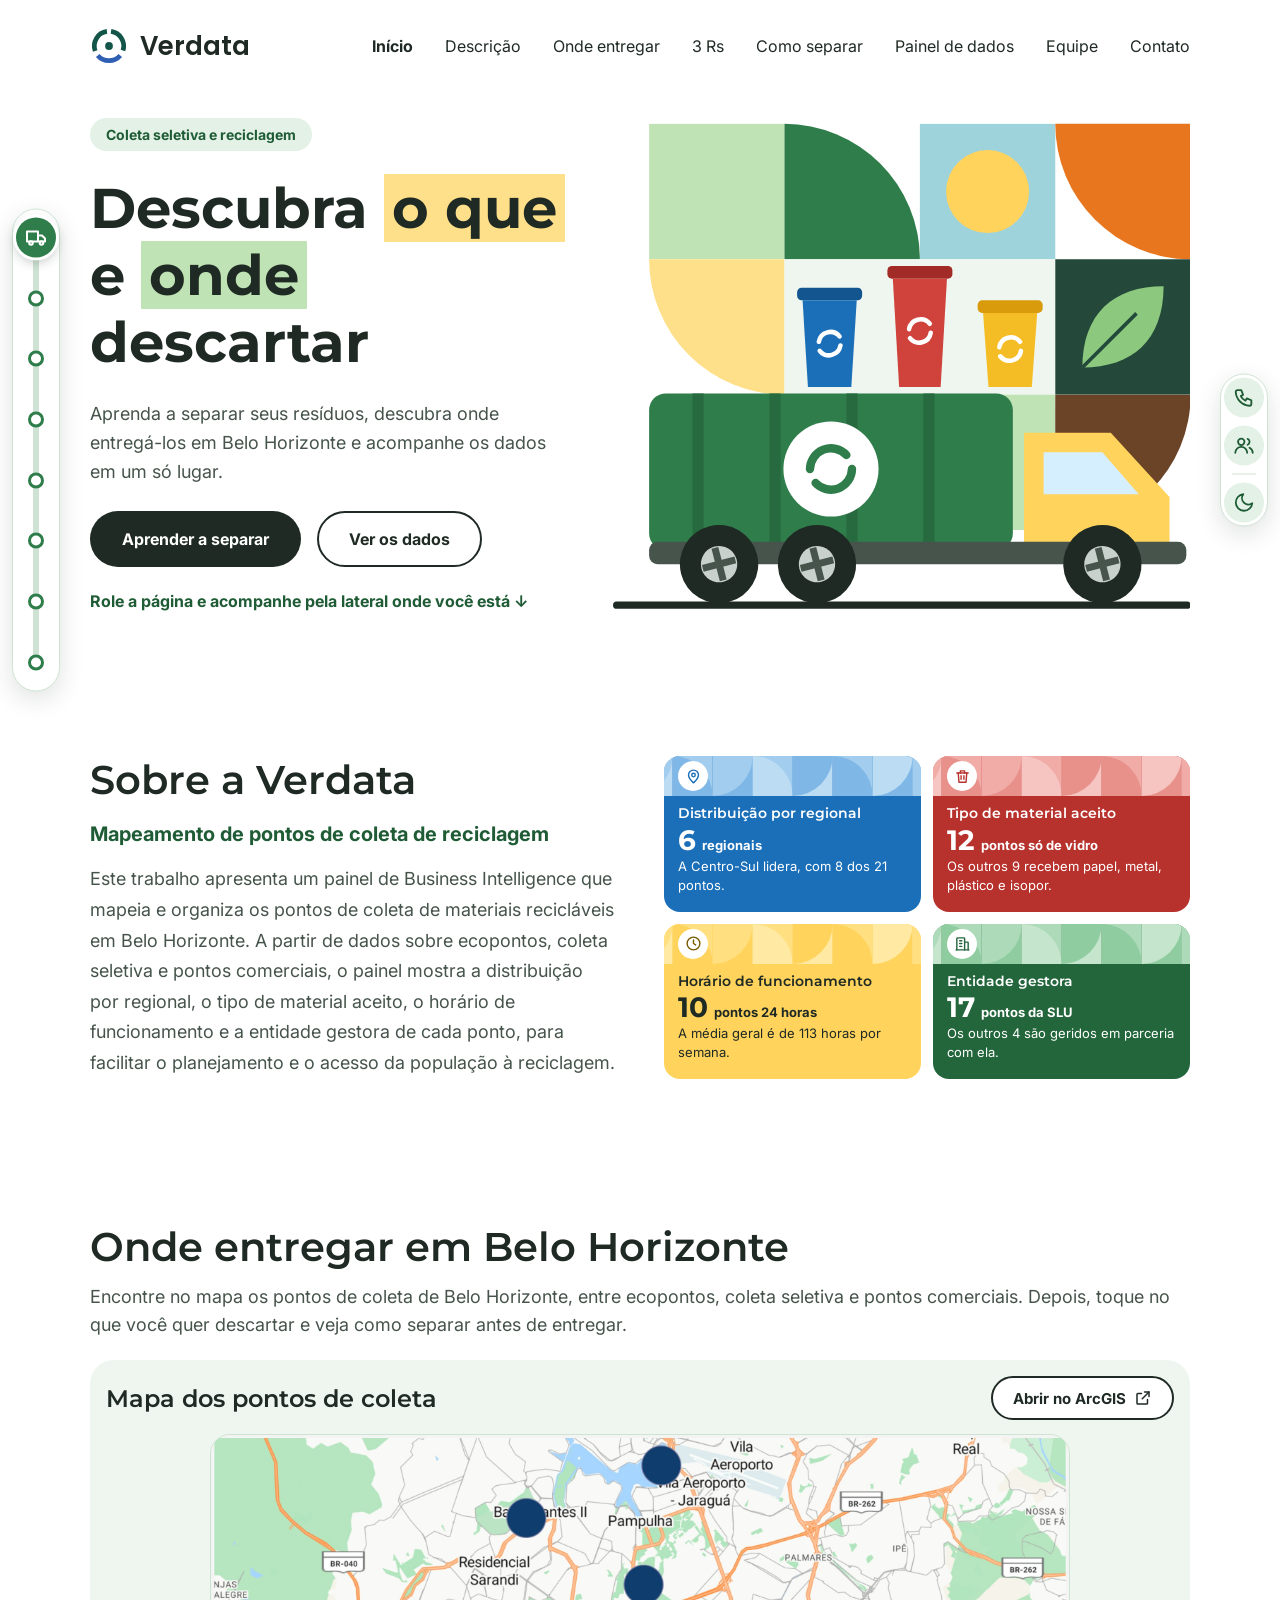
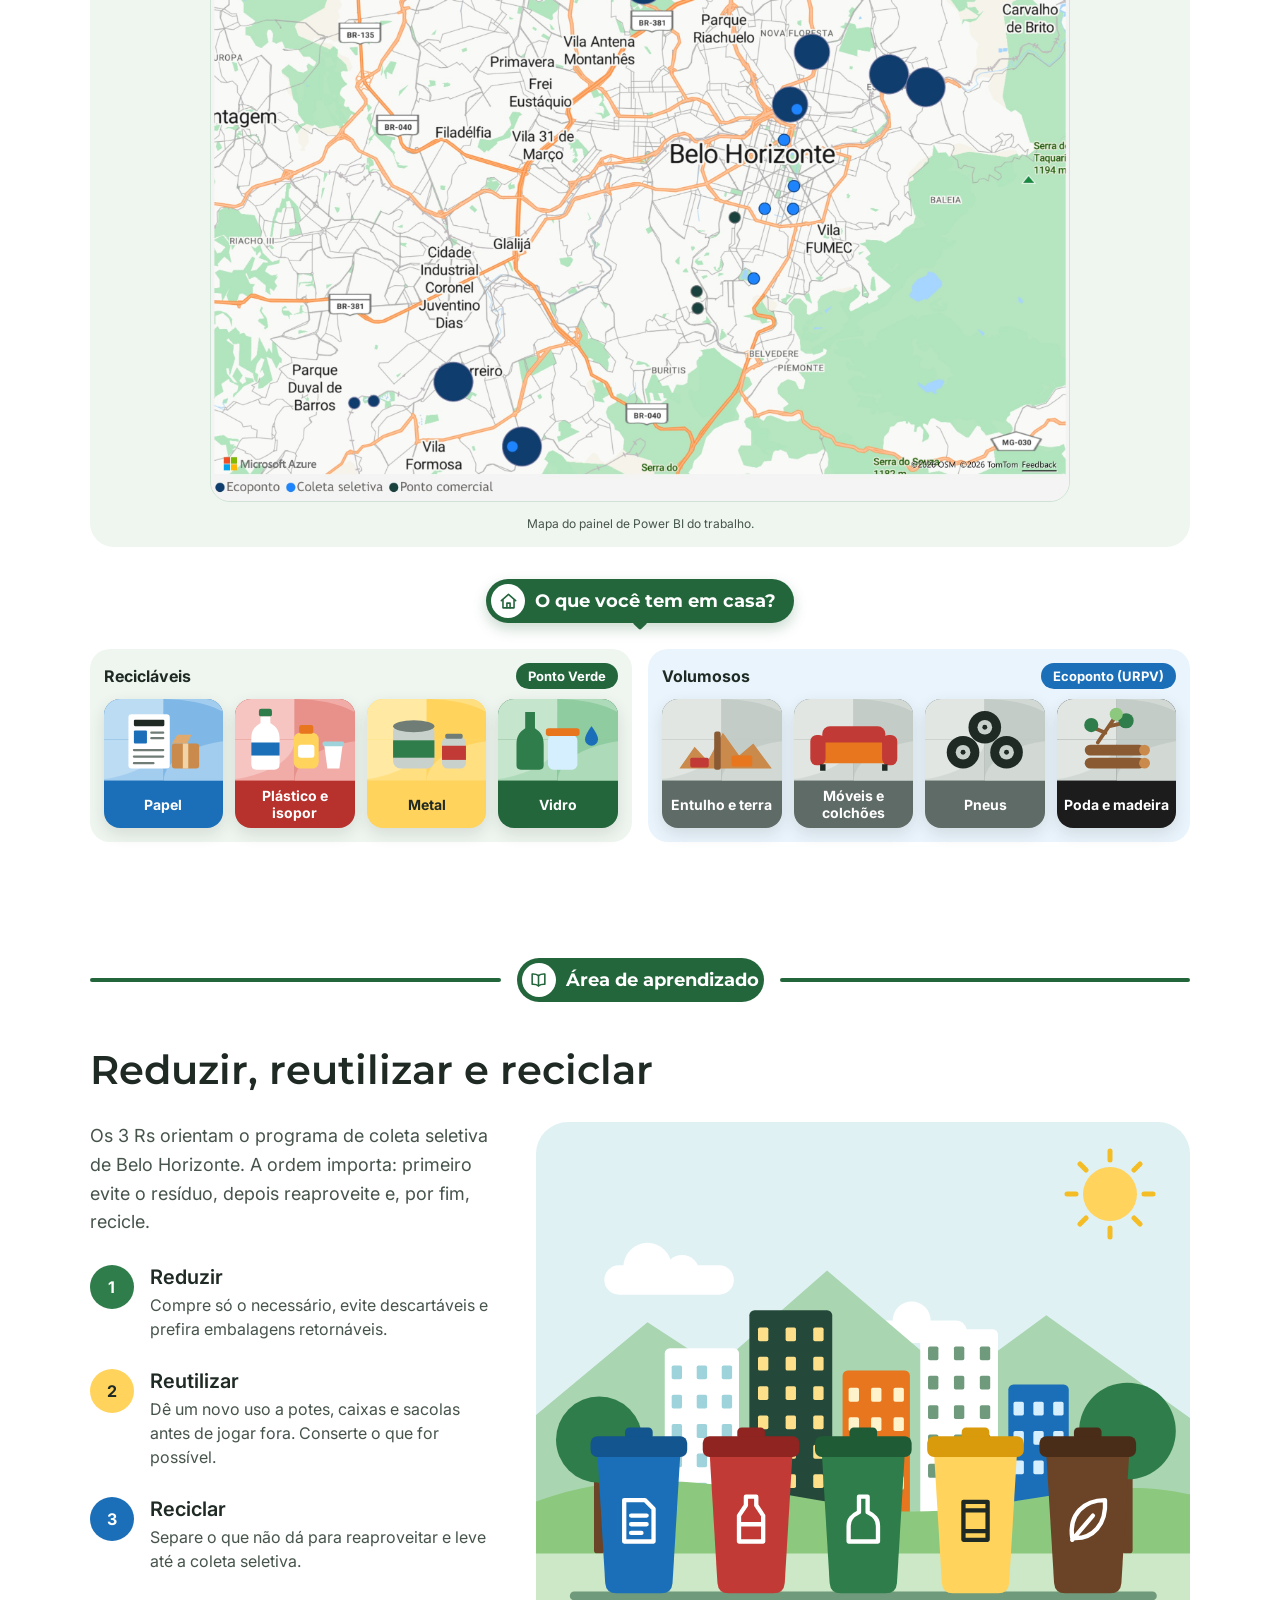
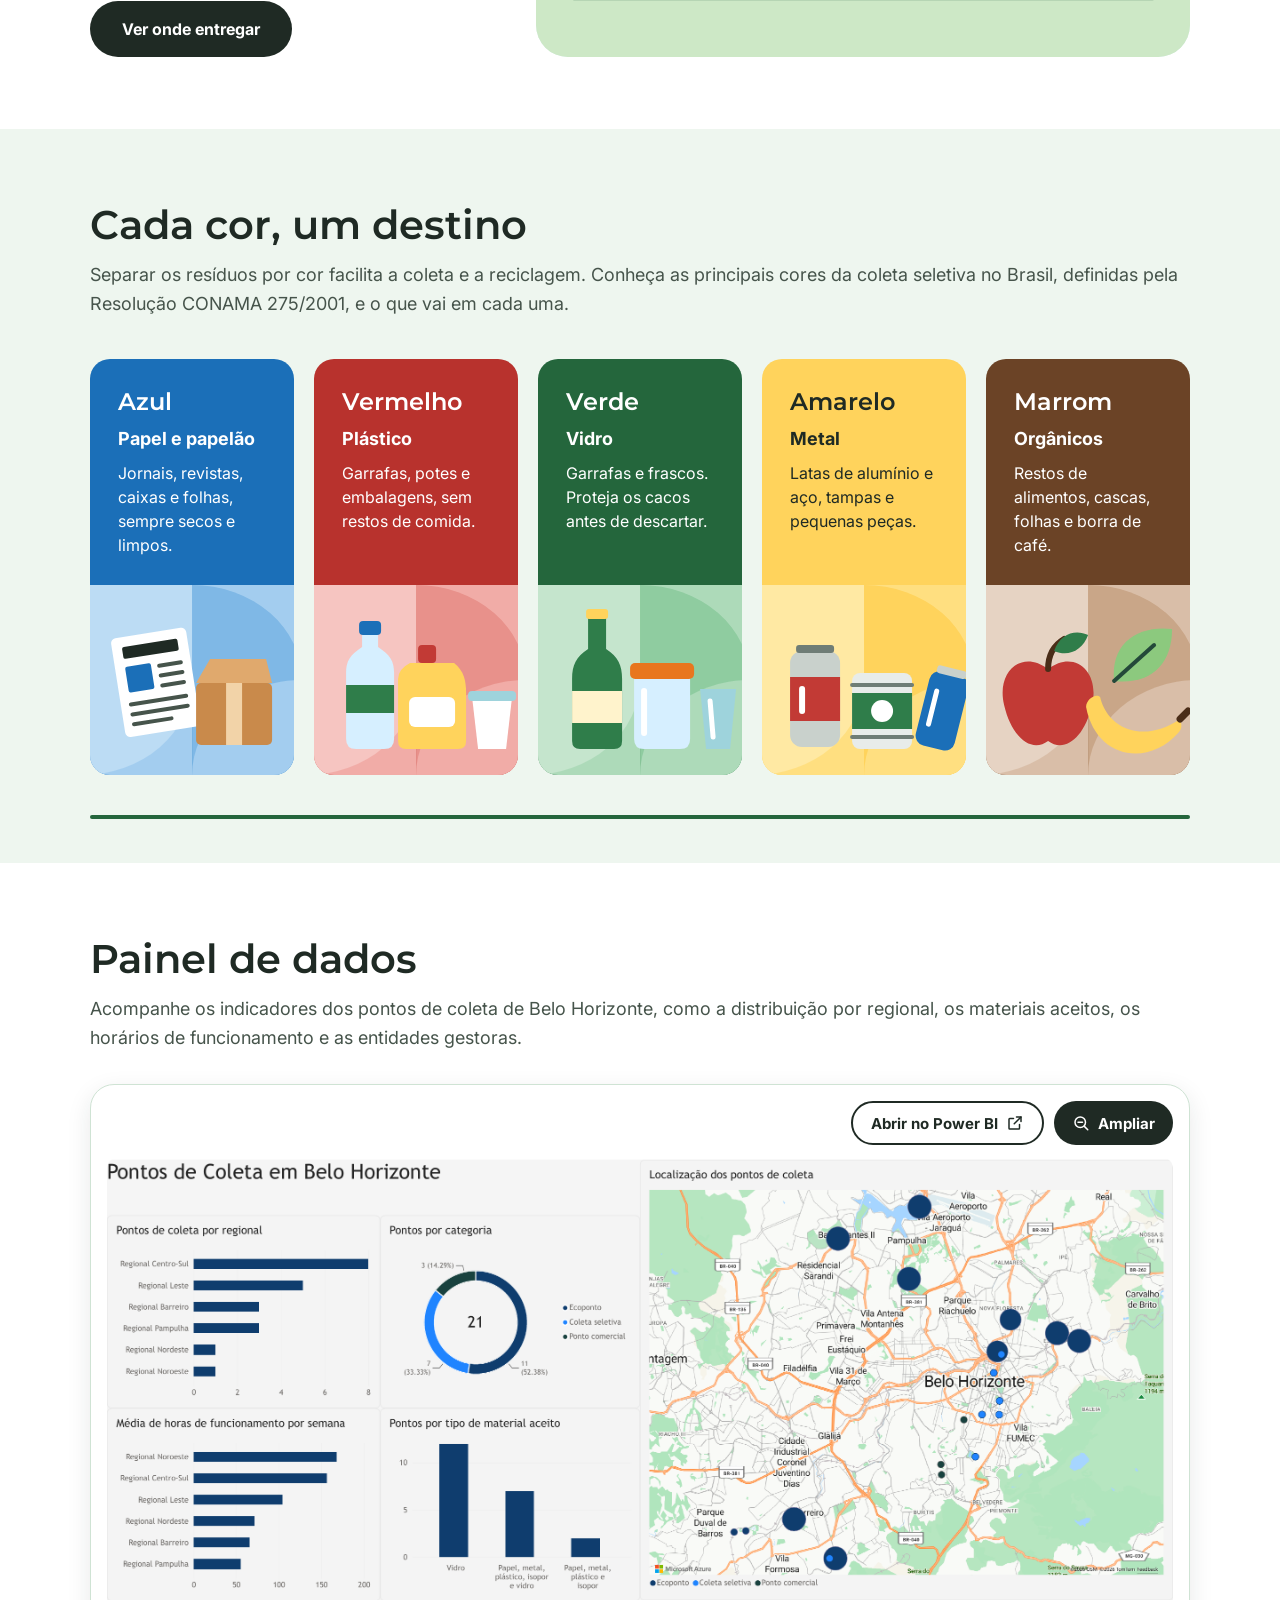
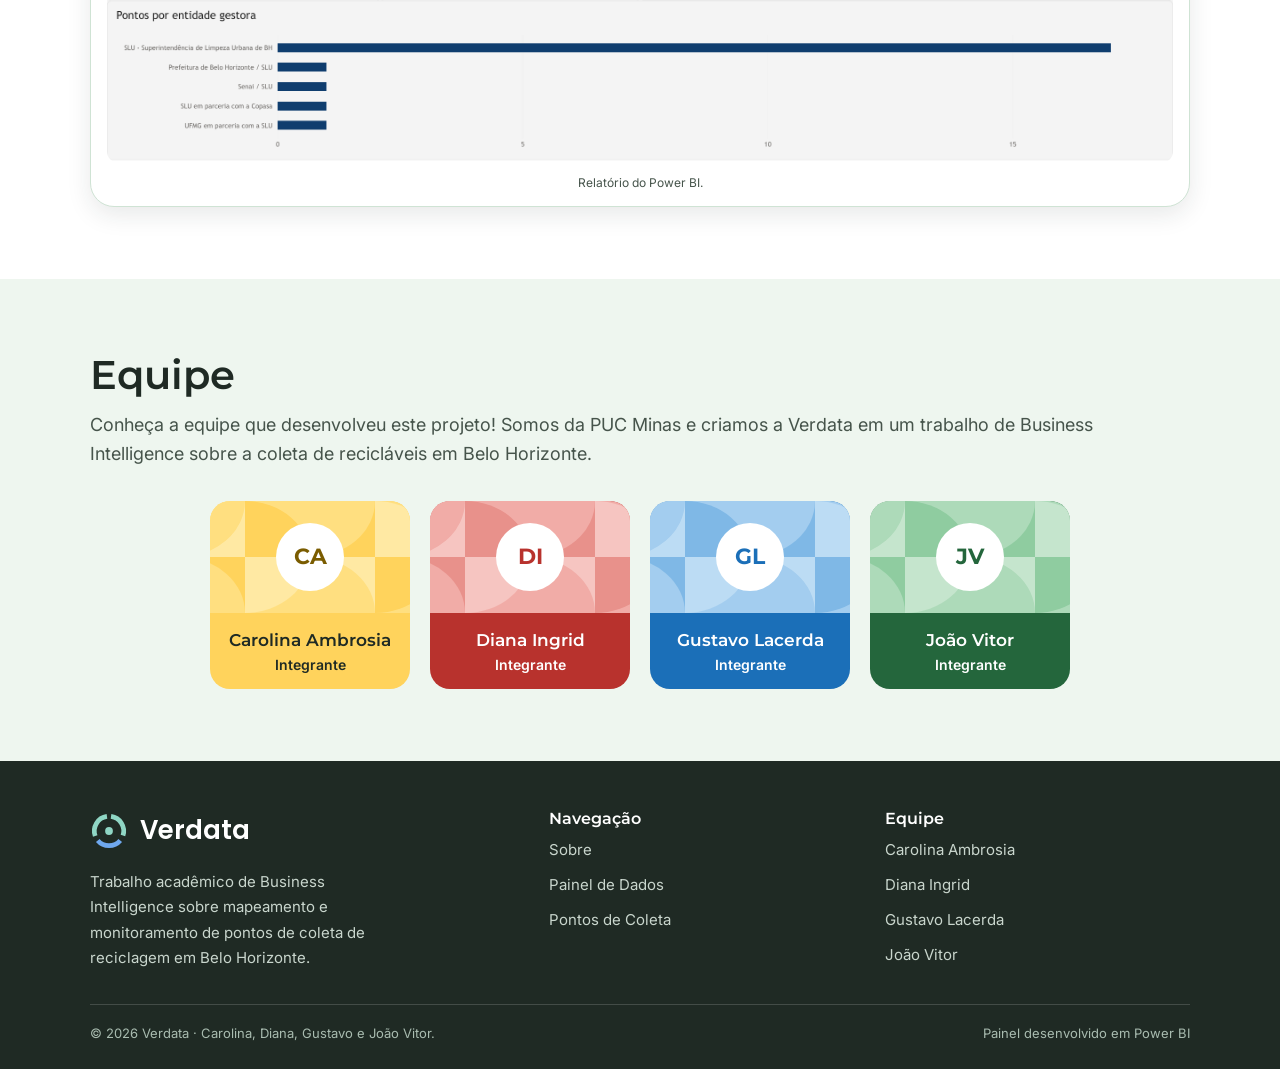
<file: index.html>
<!doctype html>
<html lang="pt-BR">
<head>
<meta charset="utf-8">
<meta name="viewport" content="width=device-width, initial-scale=1">
<title>Verdata — Página inicial</title>
<link rel="preconnect" href="https://fonts.googleapis.com">
<link rel="preconnect" href="https://fonts.gstatic.com" crossorigin>
<link rel="stylesheet" href="https://fonts.googleapis.com/css2?family=Montserrat:wght@600;700&amp;family=Inter:wght@400;500;600;700&amp;family=Poppins:wght@600&amp;display=swap">
<link rel="stylesheet" href="css/estilo.css">
</head>
<body>
<div id="pagina" class="tema">

<header class="faixa cabecalho">
  <a class="logo" href="#inicio">
    <svg width="38" height="38" viewBox="0 0 44 44" aria-hidden="true"><path d="M24.37 5.17A17 17 0 0 1 38.17 27.25M6.03 27.81A17 17 0 0 1 19.63 5.17" fill="none" style="stroke: var(--logo-a)" stroke-width="5.5"></path><path d="M35.02 32.93A17 17 0 0 1 8.98 32.93" fill="none" style="stroke: var(--logo-b)" stroke-width="5.5"></path><circle cx="22" cy="22" r="4.5" style="fill: var(--logo-a)"></circle></svg>
    <span class="logo-nome">Verdata</span>
  </a>
  <nav class="menu" aria-label="Seções da página">
    <a href="#inicio" class="menu-atual">Início</a>
    <a href="#descricao">Descrição</a>
    <a href="#pontos">Onde entregar</a>
    <a href="#tres-rs">3 Rs</a>
    <a href="#cores">Como separar</a>
    <a href="#painel">Painel de dados</a>
    <a href="#equipe">Equipe</a>
    <a href="#contato">Contato</a>
  </nav>
</header>

<section id="inicio" class="faixa abertura">
  <div class="abertura-texto">
    <span class="selo">Coleta seletiva e reciclagem</span>
    <h1 class="abertura-titulo">Descubra <span class="marca marca-amarela">o que</span> e <span class="marca marca-verde">onde</span> descartar</h1>
    <p class="abertura-lead">Aprenda a separar seus resíduos, descubra onde entregá-los em Belo Horizonte e acompanhe os dados em um só lugar.</p>
    <div class="abertura-botoes">
      <a href="#cores" class="botao botao-cheio">Aprender a separar</a>
      <a href="#painel" class="botao botao-contorno">Ver os dados</a>
    </div>
    <span class="abertura-dica">Role a página e acompanhe pela lateral onde você está ↓</span>
  </div>

  <div class="abertura-ilustracao">
    <svg viewBox="0 0 640 550" role="img" aria-label="Mosaico colorido com lixeiras de coleta seletiva e um caminhão de coleta">
      <g class="flutua">
      <rect x="40" y="0" width="150" height="150" fill="#bfe3b4"></rect>
      <path d="M190 150V0a150 150 0 0 1 150 150z" fill="#2f7d4a"></path>
      <rect x="340" y="0" width="150" height="150" fill="#9ed3dc"></rect>
      <circle cx="415" cy="75" r="46" fill="#ffd35c"></circle>
      <path d="M490 0h150v150A150 150 0 0 1 490 0z" fill="#e8761e"></path>
      <path d="M40 150h150v150A150 150 0 0 1 40 150z" fill="#ffe08a"></path>
      <rect x="190" y="150" width="300" height="150" fill="#eef6ef" style="fill: var(--azulejo)"></rect>
      <rect x="490" y="150" width="150" height="150" fill="#24493a"></rect>
      <path d="M520 270c0-60 35-90 90-90 0 60-35 90-90 90z" fill="#8cc97e"></path>
      <path d="M520 270l60-60" stroke="#24493a" stroke-width="4"></path>
      <rect x="340" y="300" width="150" height="150" fill="#bfe3b4"></rect>
      <path d="M490 300h150a150 150 0 0 1-150 150z" fill="#6b4326"></path>
      </g>
      <g class="flutua2">
      <g>
        <rect x="204" y="190" width="72" height="14" rx="5" fill="#12558f"></rect><path d="M210 204h60l-6 96h-48z" fill="#1b6fb8"></path>
        <rect x="304" y="166" width="72" height="14" rx="5" fill="#a22b27"></rect><path d="M310 180h60l-7 120h-46z" fill="#d0433d"></path>
        <rect x="404" y="204" width="72" height="14" rx="5" fill="#d99a0b"></rect><path d="M410 218h60l-6 82h-48z" fill="#f5bd25"></path>
        <g fill="none" stroke="#ffffff" stroke-width="5" stroke-linecap="round">
          <path d="M228 250a13 13 0 0 1 23-6M252 254a13 13 0 0 1-23 6"></path>
          <path d="M328 236a13 13 0 0 1 23-6M352 240a13 13 0 0 1-23 6"></path>
          <path d="M428 256a13 13 0 0 1 23-6M452 260a13 13 0 0 1-23 6"></path>
        </g>
      </g>
      </g>
      <rect x="0" y="538" width="640" height="8" rx="4" fill="#1f2a24" style="fill: var(--estrada)"></rect>
      <g class="caminhao"><g class="balanco">
      <g transform="translate(-241.5 -281.5) scale(1.55)">
        <rect x="170" y="380" width="260" height="112" rx="12" fill="#2f7d4a"></rect>
        <path d="M205 380v112M260 380v112M315 380v112M370 380v112" stroke="#276a3f" stroke-width="8"></path>
        <circle cx="300" cy="434" r="34" fill="#ffffff"></circle>
        <path d="M285 434a15 15 0 0 1 26-10M315 434a15 15 0 0 1-26 10" fill="none" stroke="#2f7d4a" stroke-width="6" stroke-linecap="round"></path>
        <path d="M438 408h62l42 46v38H438z" fill="#ffd35c"></path>
        <path d="M452 422h42l26 30h-68z" fill="#d6efff"></path>
        <rect x="170" y="486" width="384" height="16" rx="6" fill="#46544b"></rect>
        <g class="roda"><circle cx="220" cy="502" r="28" fill="#1f2a24"></circle><circle cx="220" cy="502" r="13" fill="#c9d1cc"></circle><path d="M208 502h24M220 490v24" stroke="#46544b" stroke-width="5"></path></g>
        <g class="roda"><circle cx="290" cy="502" r="28" fill="#1f2a24"></circle><circle cx="290" cy="502" r="13" fill="#c9d1cc"></circle><path d="M278 502h24M290 490v24" stroke="#46544b" stroke-width="5"></path></g>
        <g class="roda"><circle cx="494" cy="502" r="28" fill="#1f2a24"></circle><circle cx="494" cy="502" r="13" fill="#c9d1cc"></circle><path d="M482 502h24M494 490v24" stroke="#46544b" stroke-width="5"></path></g>
      </g>
      </g></g>
    </svg>
  </div>
</section>

<section id="descricao" class="faixa sobre">
  <div class="sobre-texto">
    <h2 class="titulo-secao">Sobre a Verdata</h2>
    <strong class="sobre-subtitulo">Mapeamento de pontos de coleta de reciclagem</strong>
    <p class="sobre-paragrafo">Este trabalho apresenta um painel de Business Intelligence que mapeia e organiza os pontos de coleta de materiais recicláveis em Belo Horizonte. A partir de dados sobre ecopontos, coleta seletiva e pontos comerciais, o painel mostra a distribuição por regional, o tipo de material aceito, o horário de funcionamento e a entidade gestora de cada ponto, para facilitar o planejamento e o acesso da população à reciclagem.</p>
  </div>
  <ul class="sobre-grade" aria-label="O que o painel mostra">
      <li class="sobre-card sobre-card-azul">
        <div class="sobre-card-topo" aria-hidden="true">
          <svg viewBox="0 0 320 40" preserveAspectRatio="xMidYMid slice" width="100%" height="40"><rect x="0" y="0" width="40" height="40" fill="#bcdcf4"></rect><path d="M0 0h40a40 40 0 0 1-40 40z" fill="#a3cdef"></path><rect x="40" y="0" width="40" height="40" fill="#a3cdef"></rect><path d="M40 40V0a40 40 0 0 1 40 40z" fill="#7fb8e6"></path><rect x="80" y="0" width="40" height="40" fill="#7fb8e6"></rect><path d="M80 0h40a40 40 0 0 1-40 40z" fill="#a3cdef"></path><rect x="120" y="0" width="40" height="40" fill="#a3cdef"></rect><path d="M120 40V0a40 40 0 0 1 40 40z" fill="#bcdcf4"></path><rect x="160" y="0" width="40" height="40" fill="#bcdcf4"></rect><path d="M160 0h40a40 40 0 0 1-40 40z" fill="#7fb8e6"></path><rect x="200" y="0" width="40" height="40" fill="#a3cdef"></rect><path d="M200 40V0a40 40 0 0 1 40 40z" fill="#7fb8e6"></path><rect x="240" y="0" width="40" height="40" fill="#7fb8e6"></rect><path d="M240 0h40a40 40 0 0 1-40 40z" fill="#bcdcf4"></path><rect x="280" y="0" width="40" height="40" fill="#bcdcf4"></rect><path d="M280 40V0a40 40 0 0 1 40 40z" fill="#a3cdef"></path></svg>
          <span class="sobre-card-icone"><svg width="17" height="17" viewBox="0 0 24 24" fill="none" stroke="currentColor" stroke-width="2" stroke-linecap="round" stroke-linejoin="round"><path d="M12 21s-7-6.2-7-11a7 7 0 0 1 14 0c0 4.8-7 11-7 11z"></path><circle cx="12" cy="10" r="2.5"></circle></svg></span>
        </div>
        <div class="sobre-card-corpo">
          <h3>Distribuição por regional</h3>
          <p class="sobre-card-numero"><span>6</span><strong>regionais</strong></p>
          <p class="sobre-card-nota">A Centro-Sul lidera, com 8 dos 21 pontos.</p>
        </div>
      </li>
      <li class="sobre-card sobre-card-vermelho">
        <div class="sobre-card-topo" aria-hidden="true">
          <svg viewBox="0 0 320 40" preserveAspectRatio="xMidYMid slice" width="100%" height="40"><rect x="0" y="0" width="40" height="40" fill="#f6c5c1"></rect><path d="M0 0h40a40 40 0 0 1-40 40z" fill="#f1aca7"></path><rect x="40" y="0" width="40" height="40" fill="#f1aca7"></rect><path d="M40 40V0a40 40 0 0 1 40 40z" fill="#e8918b"></path><rect x="80" y="0" width="40" height="40" fill="#e8918b"></rect><path d="M80 0h40a40 40 0 0 1-40 40z" fill="#f1aca7"></path><rect x="120" y="0" width="40" height="40" fill="#f1aca7"></rect><path d="M120 40V0a40 40 0 0 1 40 40z" fill="#f6c5c1"></path><rect x="160" y="0" width="40" height="40" fill="#f6c5c1"></rect><path d="M160 0h40a40 40 0 0 1-40 40z" fill="#e8918b"></path><rect x="200" y="0" width="40" height="40" fill="#f1aca7"></rect><path d="M200 40V0a40 40 0 0 1 40 40z" fill="#e8918b"></path><rect x="240" y="0" width="40" height="40" fill="#e8918b"></rect><path d="M240 0h40a40 40 0 0 1-40 40z" fill="#f6c5c1"></path><rect x="280" y="0" width="40" height="40" fill="#f6c5c1"></rect><path d="M280 40V0a40 40 0 0 1 40 40z" fill="#f1aca7"></path></svg>
          <span class="sobre-card-icone"><svg width="17" height="17" viewBox="0 0 24 24" fill="none" stroke="currentColor" stroke-width="2" stroke-linecap="round" stroke-linejoin="round"><path d="M4 7h16"></path><path d="M6 7l1 13h10l1-13"></path><path d="M9 7V4h6v3"></path><path d="M10 11v5M14 11v5"></path></svg></span>
        </div>
        <div class="sobre-card-corpo">
          <h3>Tipo de material aceito</h3>
          <p class="sobre-card-numero"><span>12</span><strong>pontos só de vidro</strong></p>
          <p class="sobre-card-nota">Os outros 9 recebem papel, metal, plástico e isopor.</p>
        </div>
      </li>
      <li class="sobre-card sobre-card-amarelo">
        <div class="sobre-card-topo" aria-hidden="true">
          <svg viewBox="0 0 320 40" preserveAspectRatio="xMidYMid slice" width="100%" height="40"><rect x="0" y="0" width="40" height="40" fill="#ffe9a3"></rect><path d="M0 0h40a40 40 0 0 1-40 40z" fill="#ffdf80"></path><rect x="40" y="0" width="40" height="40" fill="#ffdf80"></rect><path d="M40 40V0a40 40 0 0 1 40 40z" fill="#ffd35c"></path><rect x="80" y="0" width="40" height="40" fill="#ffd35c"></rect><path d="M80 0h40a40 40 0 0 1-40 40z" fill="#ffdf80"></path><rect x="120" y="0" width="40" height="40" fill="#ffdf80"></rect><path d="M120 40V0a40 40 0 0 1 40 40z" fill="#ffe9a3"></path><rect x="160" y="0" width="40" height="40" fill="#ffe9a3"></rect><path d="M160 0h40a40 40 0 0 1-40 40z" fill="#ffd35c"></path><rect x="200" y="0" width="40" height="40" fill="#ffdf80"></rect><path d="M200 40V0a40 40 0 0 1 40 40z" fill="#ffd35c"></path><rect x="240" y="0" width="40" height="40" fill="#ffd35c"></rect><path d="M240 0h40a40 40 0 0 1-40 40z" fill="#ffe9a3"></path><rect x="280" y="0" width="40" height="40" fill="#ffe9a3"></rect><path d="M280 40V0a40 40 0 0 1 40 40z" fill="#ffdf80"></path></svg>
          <span class="sobre-card-icone"><svg width="17" height="17" viewBox="0 0 24 24" fill="none" stroke="currentColor" stroke-width="2" stroke-linecap="round" stroke-linejoin="round"><circle cx="12" cy="12" r="9"></circle><path d="M12 7v5l3 2"></path></svg></span>
        </div>
        <div class="sobre-card-corpo">
          <h3>Horário de funcionamento</h3>
          <p class="sobre-card-numero"><span>10</span><strong>pontos 24 horas</strong></p>
          <p class="sobre-card-nota">A média geral é de 113 horas por semana.</p>
        </div>
      </li>
      <li class="sobre-card sobre-card-verde">
        <div class="sobre-card-topo" aria-hidden="true">
          <svg viewBox="0 0 320 40" preserveAspectRatio="xMidYMid slice" width="100%" height="40"><rect x="0" y="0" width="40" height="40" fill="#c5e5cd"></rect><path d="M0 0h40a40 40 0 0 1-40 40z" fill="#addab9"></path><rect x="40" y="0" width="40" height="40" fill="#addab9"></rect><path d="M40 40V0a40 40 0 0 1 40 40z" fill="#8fcca0"></path><rect x="80" y="0" width="40" height="40" fill="#8fcca0"></rect><path d="M80 0h40a40 40 0 0 1-40 40z" fill="#addab9"></path><rect x="120" y="0" width="40" height="40" fill="#addab9"></rect><path d="M120 40V0a40 40 0 0 1 40 40z" fill="#c5e5cd"></path><rect x="160" y="0" width="40" height="40" fill="#c5e5cd"></rect><path d="M160 0h40a40 40 0 0 1-40 40z" fill="#8fcca0"></path><rect x="200" y="0" width="40" height="40" fill="#addab9"></rect><path d="M200 40V0a40 40 0 0 1 40 40z" fill="#8fcca0"></path><rect x="240" y="0" width="40" height="40" fill="#8fcca0"></rect><path d="M240 0h40a40 40 0 0 1-40 40z" fill="#c5e5cd"></path><rect x="280" y="0" width="40" height="40" fill="#c5e5cd"></rect><path d="M280 40V0a40 40 0 0 1 40 40z" fill="#addab9"></path></svg>
          <span class="sobre-card-icone"><svg width="17" height="17" viewBox="0 0 24 24" fill="none" stroke="currentColor" stroke-width="2" stroke-linecap="round" stroke-linejoin="round"><path d="M4 21V5a1 1 0 0 1 1-1h9a1 1 0 0 1 1 1v16"></path><path d="M15 10h4a1 1 0 0 1 1 1v10"></path><path d="M3 21h18"></path><path d="M8 8h3M8 12h3M8 16h3"></path></svg></span>
        </div>
        <div class="sobre-card-corpo">
          <h3>Entidade gestora</h3>
          <p class="sobre-card-numero"><span>17</span><strong>pontos da SLU</strong></p>
          <p class="sobre-card-nota">Os outros 4 são geridos em parceria com ela.</p>
        </div>
      </li>
  </ul>
</section>

<section class="faixa pontos" id="pontos">
  <div class="cabeca-secao">
    <h2 class="titulo-secao">Onde entregar em Belo Horizonte</h2>
    <p class="lead-secao">Encontre no mapa os pontos de coleta de Belo Horizonte, entre ecopontos, coleta seletiva e pontos comerciais. Depois, toque no que você quer descartar e veja como separar antes de entregar.</p>
  </div>
<div class="mapa-card">
<div class="mapa-topo">
<h3 class="mapa-titulo">Mapa dos pontos de coleta</h3>
<div class="mapa-acoes">
<a class="botao-externo" href="https://www.arcgis.com/apps/instant/basic/index.html?appid=22f7e1c8fc214122ae76b61644101388" target="_blank" rel="noopener">Abrir no ArcGIS<svg width="18" height="18" viewBox="0 0 24 24" fill="none" stroke="currentColor" stroke-width="2" stroke-linecap="round" stroke-linejoin="round" aria-hidden="true"><path d="M14 4h6v6"></path><path d="M20 4l-9 9"></path><path d="M18 14v5a1 1 0 0 1-1 1H5a1 1 0 0 1-1-1V7a1 1 0 0 1 1-1h5"></path></svg></a>
</div>
</div>
<div class="mapa-moldura">
<img class="imagem-fluida" src="assets/mapa-bi.jpg" alt="Mapa do painel de Power BI com os 21 pontos de coleta de Belo Horizonte: ecopontos, coleta seletiva e pontos comerciais" width="2430" height="1887">
</div>
<p class="legenda">Mapa do painel de Power BI do trabalho.</p>
</div>
<h3 class="balao">
<span class="balao-icone" aria-hidden="true"><svg width="19" height="19" viewBox="0 0 24 24" fill="none" stroke="currentColor" stroke-width="2" stroke-linecap="round" stroke-linejoin="round"><path d="M3 11l9-8 9 8"></path><path d="M5 10v10h14V10"></path><path d="M10 20v-6h4v6"></path></svg></span>
<span>O que você tem em casa?</span>
<span class="balao-ponta" aria-hidden="true"></span>
</h3>
<div class="ent-grupos">
<div class="bloco">
<div class="grupo-topo">
<strong class="grupo-nome">Recicláveis</strong>
<span class="grupo-selo grupo-selo-verde">Ponto Verde</span>
</div>
<div class="ent-itens">
<button class="ent-opcao opcao" type="button" data-item="0" aria-pressed="false" style="--cor:#1b6fb8">
<svg class="bloco-svg" viewBox="40 0 220 150" width="100%" aria-hidden="true">
<rect width="150" height="75" fill="#bcdcf4"></rect>
<rect x="150" width="150" height="75" fill="#a3cdef"></rect>
<path d="M150 75V0a150 75 0 0 1 150 75z" fill="#7fb8e6"></path>
<rect y="75" width="150" height="75" fill="#a3cdef"></rect>
<path d="M0 75h150A150 75 0 0 1 0 150z" fill="#bcdcf4"></path>
<rect x="150" y="75" width="150" height="75" fill="#7fb8e6"></rect>
<path d="M300 75v75H150a150 75 0 0 1 150 -75z" fill="#a3cdef"></path>
<g transform="translate(37 0)">
<rect x="48" y="28" width="76" height="100" rx="6" fill="#ffffff"></rect>
<rect x="58" y="38" width="56" height="12" rx="2" fill="#1f2a24"></rect>
<rect x="58" y="58" width="24" height="24" rx="2" fill="#1b6fb8"></rect>
<path d="M90 62h22M90 72h22M58 94h54M58 106h54M58 118h36" fill="none" stroke="#6f7d76" stroke-width="4" stroke-linecap="round" stroke-linejoin="round"></path>
<rect x="128" y="82" width="50" height="46" rx="5" fill="#c98a4b"></rect>
<path d="M128 82l10-16h26l-8 16z" fill="#e0a96d"></path>
<rect x="148" y="82" width="10" height="46" rx="0" fill="#f2d3a8"></rect>
</g>
</svg>
<span class="opcao-nome">Papel</span>
<span class="opcao-check" aria-hidden="true">
<svg width="14" height="14" viewBox="0 0 24 24" fill="none" stroke="#ffffff" stroke-width="2" stroke-linecap="round" stroke-linejoin="round" aria-hidden="true">
<path d="M5 12l5 5 9-10"></path>
</svg>
</span>
</button>
<button class="ent-opcao opcao" type="button" data-item="1" aria-pressed="false" style="--cor:#b8322d">
<svg class="bloco-svg" viewBox="40 0 220 150" width="100%" aria-hidden="true">
<rect width="150" height="75" fill="#f6c5c1"></rect>
<rect x="150" width="150" height="75" fill="#f1aca7"></rect>
<path d="M150 75V0a150 75 0 0 1 150 75z" fill="#e8918b"></path>
<rect y="75" width="150" height="75" fill="#f1aca7"></rect>
<path d="M0 75h150A150 75 0 0 1 0 150z" fill="#f6c5c1"></path>
<rect x="150" y="75" width="150" height="75" fill="#e8918b"></rect>
<path d="M300 75v75H150a150 75 0 0 1 150 -75z" fill="#f1aca7"></path>
<g transform="translate(26 0)">
<g transform="translate(-34 0)">
<rect x="92" y="18" width="24" height="14" rx="4" fill="#2f7d4a"></rect>
<path d="M95 32h18v12c13 8 17 16 17 30v46q0 10-10 10H88q-10 0-10-10V74c0-14 4-22 17-30z" fill="#ffffff"></path>
<rect x="78" y="80" width="52" height="24" rx="0" fill="#1b6fb8"></rect>
</g>
<rect x="122" y="62" width="46" height="66" rx="12" fill="#ffd35c"></rect>
<rect x="132" y="48" width="26" height="16" rx="4" fill="#e8761e"></rect>
<rect x="130" y="84" width="30" height="24" rx="5" fill="#ffffff"></rect>
<path d="M178 84h34l-6 44h-22z" fill="#ffffff"></path>
<rect x="175" y="78" width="40" height="9" rx="4" fill="#9ed3dc"></rect>
</g>
</svg>
<span class="opcao-nome">Plástico e isopor</span>
<span class="opcao-check" aria-hidden="true">
<svg width="14" height="14" viewBox="0 0 24 24" fill="none" stroke="#ffffff" stroke-width="2" stroke-linecap="round" stroke-linejoin="round" aria-hidden="true">
<path d="M5 12l5 5 9-10"></path>
</svg>
</span>
</button>
<button class="ent-opcao opcao" type="button" data-item="2" aria-pressed="false" style="--cor:#ffd35c;--cor-texto:#1f2a24">
<svg class="bloco-svg" viewBox="40 0 220 150" width="100%" aria-hidden="true">
<rect width="150" height="75" fill="#ffe9a3"></rect>
<rect x="150" width="150" height="75" fill="#ffdf80"></rect>
<path d="M150 75V0a150 75 0 0 1 150 75z" fill="#ffd35c"></path>
<rect y="75" width="150" height="75" fill="#ffdf80"></rect>
<path d="M0 75h150A150 75 0 0 1 0 150z" fill="#ffe9a3"></path>
<rect x="150" y="75" width="150" height="75" fill="#ffd35c"></rect>
<path d="M300 75v75H150a150 75 0 0 1 150 -75z" fill="#ffdf80"></path>
<g transform="translate(40 0)">
<g transform="translate(-24 0)">
<rect x="72" y="46" width="76" height="82" rx="14" fill="#c9d1cc"></rect>
<ellipse cx="110" cy="50" rx="38" ry="11" fill="#6f7d76"></ellipse>
<rect x="72" y="76" width="76" height="32" rx="0" fill="#2f7d4a"></rect>
</g>
<rect x="138" y="70" width="44" height="58" rx="10" fill="#c9d1cc"></rect>
<rect x="138" y="86" width="44" height="26" rx="0" fill="#c23a35"></rect>
<rect x="144" y="64" width="32" height="9" rx="3" fill="#6f7d76"></rect>
</g>
</svg>
<span class="opcao-nome">Metal</span>
<span class="opcao-check" aria-hidden="true">
<svg width="14" height="14" viewBox="0 0 24 24" fill="none" stroke="#ffffff" stroke-width="2" stroke-linecap="round" stroke-linejoin="round" aria-hidden="true">
<path d="M5 12l5 5 9-10"></path>
</svg>
</span>
</button>
<button class="ent-opcao opcao" type="button" data-item="3" aria-pressed="false" style="--cor:#24663c">
<svg class="bloco-svg" viewBox="40 0 220 150" width="100%" aria-hidden="true">
<rect width="150" height="75" fill="#c5e5cd"></rect>
<rect x="150" width="150" height="75" fill="#addab9"></rect>
<path d="M150 75V0a150 75 0 0 1 150 75z" fill="#8fcca0"></path>
<rect y="75" width="150" height="75" fill="#addab9"></rect>
<path d="M0 75h150A150 75 0 0 1 0 150z" fill="#c5e5cd"></path>
<rect x="150" y="75" width="150" height="75" fill="#8fcca0"></rect>
<path d="M300 75v75H150a150 75 0 0 1 150 -75z" fill="#addab9"></path>
<g transform="translate(24 0)">
<path d="M66 24h18v30c12 8 16 16 16 30v38q0 8-8 8H58q-8 0-8-8V84c0-14 4-22 16-30z" fill="#2f7d4a"></path>
<rect x="108" y="66" width="54" height="64" rx="10" fill="#d6efff"></rect>
<rect x="104" y="54" width="62" height="14" rx="5" fill="#e8761e"></rect>
<path d="M188 50s-12 15-12 24a12 12 0 0 0 24 0c0-9-12-24-12-24z" fill="#1b6fb8"></path>
</g>
</svg>
<span class="opcao-nome">Vidro</span>
<span class="opcao-check" aria-hidden="true">
<svg width="14" height="14" viewBox="0 0 24 24" fill="none" stroke="#ffffff" stroke-width="2" stroke-linecap="round" stroke-linejoin="round" aria-hidden="true">
<path d="M5 12l5 5 9-10"></path>
</svg>
</span>
</button>
</div>
</div>
<div class="bloco bloco-azul">
<div class="grupo-topo">
<strong class="grupo-nome">Volumosos</strong>
<span class="grupo-selo grupo-selo-azul">Ecoponto (URPV)</span>
</div>
<div class="ent-itens">
<button class="ent-opcao opcao" type="button" data-item="4" aria-pressed="false" style="--cor:#5f6b66">
<svg class="bloco-svg" viewBox="40 0 220 150" width="100%" aria-hidden="true">
<rect width="150" height="75" fill="#e1e6e3"></rect>
<rect x="150" width="150" height="75" fill="#d2d9d5"></rect>
<path d="M150 75V0a150 75 0 0 1 150 75z" fill="#c4ccc8"></path>
<rect y="75" width="150" height="75" fill="#d2d9d5"></rect>
<path d="M0 75h150A150 75 0 0 1 0 150z" fill="#e1e6e3"></path>
<rect x="150" y="75" width="150" height="75" fill="#c4ccc8"></rect>
<path d="M300 75v75H150a150 75 0 0 1 150 -75z" fill="#d2d9d5"></path>
<g transform="translate(48 0)">
<path d="M24 128l28-40 24 26 28-52 30 42 26-22 34 46z" fill="#c98a4b"></path>
<rect x="44" y="108" width="34" height="18" rx="3" fill="#c23a35"></rect>
<rect x="120" y="104" width="38" height="20" rx="3" fill="#e8761e"></rect>
<rect x="88" y="60" width="12" height="70" rx="4" fill="#8a5a33"></rect>
</g>
</svg>
<span class="opcao-nome">Entulho e terra</span>
<span class="opcao-check" aria-hidden="true">
<svg width="14" height="14" viewBox="0 0 24 24" fill="none" stroke="#ffffff" stroke-width="2" stroke-linecap="round" stroke-linejoin="round" aria-hidden="true">
<path d="M5 12l5 5 9-10"></path>
</svg>
</span>
</button>
<button class="ent-opcao opcao" type="button" data-item="5" aria-pressed="false" style="--cor:#5f6b66">
<svg class="bloco-svg" viewBox="40 0 220 150" width="100%" aria-hidden="true">
<rect width="150" height="75" fill="#e1e6e3"></rect>
<rect x="150" width="150" height="75" fill="#d2d9d5"></rect>
<path d="M150 75V0a150 75 0 0 1 150 75z" fill="#c4ccc8"></path>
<rect y="75" width="150" height="75" fill="#d2d9d5"></rect>
<path d="M0 75h150A150 75 0 0 1 0 150z" fill="#e1e6e3"></path>
<rect x="150" y="75" width="150" height="75" fill="#c4ccc8"></rect>
<path d="M300 75v75H150a150 75 0 0 1 150 -75z" fill="#d2d9d5"></path>
<g transform="translate(40 0)">
<rect x="52" y="50" width="116" height="50" rx="14" fill="#c23a35"></rect>
<rect x="34" y="80" width="152" height="38" rx="12" fill="#e8761e"></rect>
<rect x="30" y="66" width="28" height="56" rx="12" fill="#c23a35"></rect>
<rect x="162" y="66" width="28" height="56" rx="12" fill="#c23a35"></rect>
<rect x="48" y="120" width="10" height="12" rx="0" fill="#1f2a24"></rect>
<rect x="162" y="120" width="10" height="12" rx="0" fill="#1f2a24"></rect>
</g>
</svg>
<span class="opcao-nome">Móveis e colchões</span>
<span class="opcao-check" aria-hidden="true">
<svg width="14" height="14" viewBox="0 0 24 24" fill="none" stroke="#ffffff" stroke-width="2" stroke-linecap="round" stroke-linejoin="round" aria-hidden="true">
<path d="M5 12l5 5 9-10"></path>
</svg>
</span>
</button>
<button class="ent-opcao opcao" type="button" data-item="6" aria-pressed="false" style="--cor:#5f6b66">
<svg class="bloco-svg" viewBox="40 0 220 150" width="100%" aria-hidden="true">
<rect width="150" height="75" fill="#e1e6e3"></rect>
<rect x="150" width="150" height="75" fill="#d2d9d5"></rect>
<path d="M150 75V0a150 75 0 0 1 150 75z" fill="#c4ccc8"></path>
<rect y="75" width="150" height="75" fill="#d2d9d5"></rect>
<path d="M0 75h150A150 75 0 0 1 0 150z" fill="#e1e6e3"></path>
<rect x="150" y="75" width="150" height="75" fill="#c4ccc8"></rect>
<path d="M300 75v75H150a150 75 0 0 1 150 -75z" fill="#d2d9d5"></path>
<g transform="translate(40 0)">
<circle cx="70" cy="98" r="30" fill="#1f2a24"></circle>
<circle cx="70" cy="98" r="13.5" fill="#c9d1cc"></circle>
<circle cx="70" cy="98" r="4.5" fill="#1f2a24"></circle>
<circle cx="150" cy="98" r="30" fill="#1f2a24"></circle>
<circle cx="150" cy="98" r="13.5" fill="#c9d1cc"></circle>
<circle cx="150" cy="98" r="4.5" fill="#1f2a24"></circle>
<circle cx="110" cy="52" r="30" fill="#1f2a24"></circle>
<circle cx="110" cy="52" r="13.5" fill="#c9d1cc"></circle>
<circle cx="110" cy="52" r="4.5" fill="#1f2a24"></circle>
</g>
</svg>
<span class="opcao-nome">Pneus</span>
<span class="opcao-check" aria-hidden="true">
<svg width="14" height="14" viewBox="0 0 24 24" fill="none" stroke="#ffffff" stroke-width="2" stroke-linecap="round" stroke-linejoin="round" aria-hidden="true">
<path d="M5 12l5 5 9-10"></path>
</svg>
</span>
</button>
<button class="ent-opcao opcao" type="button" data-item="7" aria-pressed="false" style="--cor:#1c1c1c">
<svg class="bloco-svg" viewBox="40 0 220 150" width="100%" aria-hidden="true">
<rect width="150" height="75" fill="#e1e6e3"></rect>
<rect x="150" width="150" height="75" fill="#d2d9d5"></rect>
<path d="M150 75V0a150 75 0 0 1 150 75z" fill="#c4ccc8"></path>
<rect y="75" width="150" height="75" fill="#d2d9d5"></rect>
<path d="M0 75h150A150 75 0 0 1 0 150z" fill="#e1e6e3"></path>
<rect x="150" y="75" width="150" height="75" fill="#c4ccc8"></rect>
<path d="M300 75v75H150a150 75 0 0 1 150 -75z" fill="#d2d9d5"></path>
<g transform="translate(45 0)">
<rect x="46" y="84" width="110" height="20" rx="10" fill="#8a5a33"></rect>
<circle cx="156" cy="94" r="10" fill="#c98a4b"></circle>
<rect x="46" y="108" width="110" height="20" rx="10" fill="#8a5a33"></rect>
<circle cx="156" cy="118" r="10" fill="#c98a4b"></circle>
<path d="M70 80l30-44M92 50l26-6M84 62l-24-10" fill="none" stroke="#8a5a33" stroke-width="7" stroke-linecap="round" stroke-linejoin="round"></path>
<circle cx="122" cy="40" r="14" fill="#2f7d4a"></circle>
<circle cx="58" cy="48" r="13" fill="#2f7d4a"></circle>
<circle cx="104" cy="28" r="12" fill="#8cc97e"></circle>
</g>
</svg>
<span class="opcao-nome">Poda e madeira</span>
<span class="opcao-check" aria-hidden="true">
<svg width="14" height="14" viewBox="0 0 24 24" fill="none" stroke="#ffffff" stroke-width="2" stroke-linecap="round" stroke-linejoin="round" aria-hidden="true">
<path d="M5 12l5 5 9-10"></path>
</svg>
</span>
</button>
</div>
</div>
</div>
<div aria-live="polite">
<div class="ent-aparece bloco" data-guia="0" hidden>
<div class="guia-cabeca">
<span class="guia-icone" style="--cor:#1b6fb8">
<svg width="20" height="20" viewBox="0 0 24 24" fill="none" stroke="#ffffff" stroke-width="2" stroke-linecap="round" stroke-linejoin="round" aria-hidden="true">
<path d="M7 3h8l4 4v14H7zM15 3v4h4M10 12h6M10 16h6"></path>
</svg>
</span>
<h4 class="guia-titulo">Como separar: Papel</h4>
</div>
<ol class="ent-passos">
<li class="ent-passo" style="--cor:#dcecfa">
<div class="passo-imagem">
<svg class="passo-svg" viewBox="40 0 220 150" preserveAspectRatio="xMidYMid slice" width="100%" height="100%" aria-hidden="true">
<rect width="150" height="75" fill="#bcdcf4"></rect>
<rect x="150" width="150" height="75" fill="#a3cdef"></rect>
<path d="M150 75V0a150 75 0 0 1 150 75z" fill="#7fb8e6"></path>
<rect y="75" width="150" height="75" fill="#a3cdef"></rect>
<path d="M0 75h150A150 75 0 0 1 0 150z" fill="#bcdcf4"></path>
<rect x="150" y="75" width="150" height="75" fill="#7fb8e6"></rect>
<path d="M300 75v75H150a150 75 0 0 1 150 -75z" fill="#a3cdef"></path>
<g transform="translate(40 0)">
<rect x="48" y="28" width="76" height="100" rx="6" fill="#ffffff"></rect>
<rect x="58" y="38" width="56" height="12" rx="2" fill="#1f2a24"></rect>
<rect x="58" y="58" width="24" height="24" rx="2" fill="#1b6fb8"></rect>
<path d="M90 62h22M90 72h22M58 94h54M58 106h54M58 118h36" fill="none" stroke="#6f7d76" stroke-width="4" stroke-linecap="round" stroke-linejoin="round"></path>
<rect x="128" y="82" width="50" height="46" rx="5" fill="#c98a4b"></rect>
<path d="M128 82l10-16h26l-8 16z" fill="#e0a96d"></path>
<rect x="148" y="82" width="10" height="46" rx="0" fill="#f2d3a8"></rect>
</g>
</svg>
</div>
<div class="passo-texto">
<strong class="passo-titulo">
<span class="passo-num" style="--cor:#14548c">1.</span> Separe</strong>
<span class="passo-desc">Junte jornais, revistas, papelão, cadernos e embalagens longa vida.</span>
</div>
</li>
<li class="ent-passo" style="--cor:#dcecfa">
<div class="passo-imagem">
<svg class="passo-svg" viewBox="40 0 220 150" preserveAspectRatio="xMidYMid slice" width="100%" height="100%" aria-hidden="true">
<rect width="150" height="75" fill="#bcdcf4"></rect>
<rect x="150" width="150" height="75" fill="#a3cdef"></rect>
<path d="M150 75V0a150 75 0 0 1 150 75z" fill="#7fb8e6"></path>
<rect y="75" width="150" height="75" fill="#a3cdef"></rect>
<path d="M0 75h150A150 75 0 0 1 0 150z" fill="#bcdcf4"></path>
<rect x="150" y="75" width="150" height="75" fill="#7fb8e6"></rect>
<path d="M300 75v75H150a150 75 0 0 1 150 -75z" fill="#a3cdef"></path>
<g transform="translate(40 0)">
<rect x="50" y="40" width="72" height="90" rx="6" fill="#ffffff"></rect>
<path d="M62 60h48M62 76h48M62 92h48M62 108h30" fill="none" stroke="#6f7d76" stroke-width="5" stroke-linecap="round" stroke-linejoin="round"></path>
<circle cx="150" cy="50" r="20" fill="#ffd35c"></circle>
<path d="M150 16v8M150 76v8M116 50h8M176 50h8M126 26l6 6M168 68l6 6M126 74l6-6M168 32l6-6" fill="none" stroke="#ffd35c" stroke-width="6" stroke-linecap="round" stroke-linejoin="round"></path>
</g>
</svg>
</div>
<div class="passo-texto">
<strong class="passo-titulo">
<span class="passo-num" style="--cor:#14548c">2.</span> Mantenha seco</strong>
<span class="passo-desc">Mantenha tudo limpo e seco.</span>
</div>
</li>
<li class="ent-passo" style="--cor:#dcecfa">
<div class="passo-imagem">
<svg class="passo-svg" viewBox="40 0 220 150" preserveAspectRatio="xMidYMid slice" width="100%" height="100%" aria-hidden="true">
<rect width="150" height="75" fill="#bcdcf4"></rect>
<rect x="150" width="150" height="75" fill="#a3cdef"></rect>
<path d="M150 75V0a150 75 0 0 1 150 75z" fill="#7fb8e6"></path>
<rect y="75" width="150" height="75" fill="#a3cdef"></rect>
<path d="M0 75h150A150 75 0 0 1 0 150z" fill="#bcdcf4"></path>
<rect x="150" y="75" width="150" height="75" fill="#7fb8e6"></rect>
<path d="M300 75v75H150a150 75 0 0 1 150 -75z" fill="#a3cdef"></path>
<g transform="translate(40 0)">
<rect x="40" y="66" width="92" height="62" rx="10" fill="#2f7d4a"></rect>
<rect x="32" y="56" width="108" height="16" rx="7" fill="#1f2a24"></rect>
<circle cx="64" cy="132" r="7" fill="#1f2a24"></circle>
<circle cx="108" cy="132" r="7" fill="#1f2a24"></circle>
<path d="M166 24c-15 0-25 11-25 24 0 18 25 39 25 39s25-21 25-39c0-13-10-24-25-24z" fill="#c23a35"></path>
<circle cx="166" cy="48" r="9" fill="#ffffff"></circle>
</g>
</svg>
</div>
<div class="passo-texto">
<strong class="passo-titulo">
<span class="passo-num" style="--cor:#14548c">3.</span> Entregue</strong>
<span class="passo-desc">Coloque no coletor de recicláveis do Ponto Verde.</span>
</div>
</li>
</ol>
<div class="ent-podes">
<div class="pode">
<span class="pode-icone pode-icone-sim">
<svg width="20" height="20" viewBox="0 0 24 24" fill="none" stroke="#1f5c35" stroke-width="2" stroke-linecap="round" stroke-linejoin="round" aria-hidden="true">
<path d="M5 12l5 5 9-10"></path>
</svg>
</span>
<span class="pode-texto">
<strong class="pode-sim">Pode:</strong> Jornais, revistas, papelão, embalagens longa vida, impressos, cadernos e livros.</span>
</div>
<div class="pode">
<span class="pode-icone pode-icone-nao">
<svg width="20" height="20" viewBox="0 0 24 24" fill="none" stroke="#8f2723" stroke-width="2" stroke-linecap="round" stroke-linejoin="round" aria-hidden="true">
<path d="M6 6l12 12M18 6L6 18"></path>
</svg>
</span>
<span class="pode-texto">
<strong class="pode-nao">Não pode:</strong> Papel higiênico, guardanapos e papéis com fitas ou etiquetas adesivas.</span>
</div>
</div>
</div>
<div class="ent-aparece bloco" data-guia="1" hidden>
<div class="guia-cabeca">
<span class="guia-icone" style="--cor:#b8322d">
<svg width="20" height="20" viewBox="0 0 24 24" fill="none" stroke="#ffffff" stroke-width="2" stroke-linecap="round" stroke-linejoin="round" aria-hidden="true">
<path d="M10 3h4v3l2 3v11a1 1 0 0 1-1 1H9a1 1 0 0 1-1-1V9l2-3zM8 13h8"></path>
</svg>
</span>
<h4 class="guia-titulo">Como separar: Plástico e isopor</h4>
</div>
<ol class="ent-passos">
<li class="ent-passo" style="--cor:#fbe1df">
<div class="passo-imagem">
<svg class="passo-svg" viewBox="40 0 220 150" preserveAspectRatio="xMidYMid slice" width="100%" height="100%" aria-hidden="true">
<rect width="150" height="75" fill="#f6c5c1"></rect>
<rect x="150" width="150" height="75" fill="#f1aca7"></rect>
<path d="M150 75V0a150 75 0 0 1 150 75z" fill="#e8918b"></path>
<rect y="75" width="150" height="75" fill="#f1aca7"></rect>
<path d="M0 75h150A150 75 0 0 1 0 150z" fill="#f6c5c1"></path>
<rect x="150" y="75" width="150" height="75" fill="#e8918b"></rect>
<path d="M300 75v75H150a150 75 0 0 1 150 -75z" fill="#f1aca7"></path>
<g transform="translate(40 0)">
<g transform="translate(0 0)">
<rect x="92" y="18" width="24" height="14" rx="4" fill="#2f7d4a"></rect>
<path d="M95 32h18v12c13 8 17 16 17 30v46q0 10-10 10H88q-10 0-10-10V74c0-14 4-22 17-30z" fill="#ffffff"></path>
<rect x="78" y="80" width="52" height="24" rx="0" fill="#1b6fb8"></rect>
</g>
<path d="M50 40s-12 15-12 24a12 12 0 0 0 24 0c0-9-12-24-12-24z" fill="#1b6fb8"></path>
<path d="M164 66s-12 15-12 24a12 12 0 0 0 24 0c0-9-12-24-12-24z" fill="#1b6fb8"></path>
<path d="M164 22v22M153 33h22" fill="none" stroke="#ffffff" stroke-width="6" stroke-linecap="round" stroke-linejoin="round"></path>
</g>
</svg>
</div>
<div class="passo-texto">
<strong class="passo-titulo">
<span class="passo-num" style="--cor:#8f2723">1.</span> Esvazie e limpe</strong>
<span class="passo-desc">Esvazie e limpe garrafas e embalagens.</span>
</div>
</li>
<li class="ent-passo" style="--cor:#fbe1df">
<div class="passo-imagem">
<svg class="passo-svg" viewBox="40 0 220 150" preserveAspectRatio="xMidYMid slice" width="100%" height="100%" aria-hidden="true">
<rect width="150" height="75" fill="#f6c5c1"></rect>
<rect x="150" width="150" height="75" fill="#f1aca7"></rect>
<path d="M150 75V0a150 75 0 0 1 150 75z" fill="#e8918b"></path>
<rect y="75" width="150" height="75" fill="#f1aca7"></rect>
<path d="M0 75h150A150 75 0 0 1 0 150z" fill="#f6c5c1"></path>
<rect x="150" y="75" width="150" height="75" fill="#e8918b"></rect>
<path d="M300 75v75H150a150 75 0 0 1 150 -75z" fill="#f1aca7"></path>
<g transform="translate(40 0)">
<g transform="translate(-36 0)">
<rect x="92" y="18" width="24" height="14" rx="4" fill="#2f7d4a"></rect>
<path d="M95 32h18v12c13 8 17 16 17 30v46q0 10-10 10H88q-10 0-10-10V74c0-14 4-22 17-30z" fill="#ffffff"></path>
<rect x="78" y="80" width="52" height="24" rx="0" fill="#1b6fb8"></rect>
</g>
<circle cx="150" cy="50" r="20" fill="#ffd35c"></circle>
<path d="M150 16v8M150 76v8M116 50h8M176 50h8M126 26l6 6M168 68l6 6M126 74l6-6M168 32l6-6" fill="none" stroke="#ffd35c" stroke-width="6" stroke-linecap="round" stroke-linejoin="round"></path>
</g>
</svg>
</div>
<div class="passo-texto">
<strong class="passo-titulo">
<span class="passo-num" style="--cor:#8f2723">2.</span> Deixe secar</strong>
<span class="passo-desc">Deixe secar. Guarde o isopor também limpo e seco.</span>
</div>
</li>
<li class="ent-passo" style="--cor:#fbe1df">
<div class="passo-imagem">
<svg class="passo-svg" viewBox="40 0 220 150" preserveAspectRatio="xMidYMid slice" width="100%" height="100%" aria-hidden="true">
<rect width="150" height="75" fill="#f6c5c1"></rect>
<rect x="150" width="150" height="75" fill="#f1aca7"></rect>
<path d="M150 75V0a150 75 0 0 1 150 75z" fill="#e8918b"></path>
<rect y="75" width="150" height="75" fill="#f1aca7"></rect>
<path d="M0 75h150A150 75 0 0 1 0 150z" fill="#f6c5c1"></path>
<rect x="150" y="75" width="150" height="75" fill="#e8918b"></rect>
<path d="M300 75v75H150a150 75 0 0 1 150 -75z" fill="#f1aca7"></path>
<g transform="translate(40 0)">
<rect x="40" y="66" width="92" height="62" rx="10" fill="#2f7d4a"></rect>
<rect x="32" y="56" width="108" height="16" rx="7" fill="#1f2a24"></rect>
<circle cx="64" cy="132" r="7" fill="#1f2a24"></circle>
<circle cx="108" cy="132" r="7" fill="#1f2a24"></circle>
<path d="M166 24c-15 0-25 11-25 24 0 18 25 39 25 39s25-21 25-39c0-13-10-24-25-24z" fill="#c23a35"></path>
<circle cx="166" cy="48" r="9" fill="#ffffff"></circle>
</g>
</svg>
</div>
<div class="passo-texto">
<strong class="passo-titulo">
<span class="passo-num" style="--cor:#8f2723">3.</span> Entregue</strong>
<span class="passo-desc">Coloque no coletor de recicláveis. Para isopor, escolha um ponto que liste esse material.</span>
</div>
</li>
</ol>
<div class="ent-podes">
<div class="pode">
<span class="pode-icone pode-icone-sim">
<svg width="20" height="20" viewBox="0 0 24 24" fill="none" stroke="#1f5c35" stroke-width="2" stroke-linecap="round" stroke-linejoin="round" aria-hidden="true">
<path d="M5 12l5 5 9-10"></path>
</svg>
</span>
<span class="pode-texto">
<strong class="pode-sim">Pode:</strong> Sacolas, garrafas PET, embalagens em geral, copos descartáveis, canos de PVC e isopor.</span>
</div>
<div class="pode">
<span class="pode-icone pode-icone-nao">
<svg width="20" height="20" viewBox="0 0 24 24" fill="none" stroke="#8f2723" stroke-width="2" stroke-linecap="round" stroke-linejoin="round" aria-hidden="true">
<path d="M6 6l12 12M18 6L6 18"></path>
</svg>
</span>
<span class="pode-texto">
<strong class="pode-nao">Não pode:</strong> Embalagens de balas, doces e salgadinhos e de produtos tóxicos.</span>
</div>
</div>
</div>
<div class="ent-aparece bloco" data-guia="2" hidden>
<div class="guia-cabeca">
<span class="guia-icone" style="--cor:#ffd35c">
<svg width="20" height="20" viewBox="0 0 24 24" fill="none" stroke="#1f2a24" stroke-width="2" stroke-linecap="round" stroke-linejoin="round" aria-hidden="true">
<path d="M7 6c0-2 10-2 10 0v12c0 2-10 2-10 0zM7 6c0 2 10 2 10 0M7 10h10M7 15h10"></path>
</svg>
</span>
<h4 class="guia-titulo">Como separar: Metal</h4>
</div>
<ol class="ent-passos">
<li class="ent-passo" style="--cor:#fff1bf">
<div class="passo-imagem">
<svg class="passo-svg" viewBox="40 0 220 150" preserveAspectRatio="xMidYMid slice" width="100%" height="100%" aria-hidden="true">
<rect width="150" height="75" fill="#ffe9a3"></rect>
<rect x="150" width="150" height="75" fill="#ffdf80"></rect>
<path d="M150 75V0a150 75 0 0 1 150 75z" fill="#ffd35c"></path>
<rect y="75" width="150" height="75" fill="#ffdf80"></rect>
<path d="M0 75h150A150 75 0 0 1 0 150z" fill="#ffe9a3"></path>
<rect x="150" y="75" width="150" height="75" fill="#ffd35c"></rect>
<path d="M300 75v75H150a150 75 0 0 1 150 -75z" fill="#ffdf80"></path>
<g transform="translate(40 0)">
<rect x="72" y="46" width="76" height="82" rx="14" fill="#c9d1cc"></rect>
<ellipse cx="110" cy="50" rx="38" ry="11" fill="#6f7d76"></ellipse>
<rect x="72" y="76" width="76" height="32" rx="0" fill="#2f7d4a"></rect>
<path d="M46 46s-12 15-12 24a12 12 0 0 0 24 0c0-9-12-24-12-24z" fill="#1b6fb8"></path>
<path d="M176 70s-12 15-12 24a12 12 0 0 0 24 0c0-9-12-24-12-24z" fill="#1b6fb8"></path>
</g>
</svg>
</div>
<div class="passo-texto">
<strong class="passo-titulo">
<span class="passo-num" style="--cor:#6b4e00">1.</span> Limpe e seque</strong>
<span class="passo-desc">Limpe e seque as latas.</span>
</div>
</li>
<li class="ent-passo" style="--cor:#fff1bf">
<div class="passo-imagem">
<svg class="passo-svg" viewBox="40 0 220 150" preserveAspectRatio="xMidYMid slice" width="100%" height="100%" aria-hidden="true">
<rect width="150" height="75" fill="#ffe9a3"></rect>
<rect x="150" width="150" height="75" fill="#ffdf80"></rect>
<path d="M150 75V0a150 75 0 0 1 150 75z" fill="#ffd35c"></path>
<rect y="75" width="150" height="75" fill="#ffdf80"></rect>
<path d="M0 75h150A150 75 0 0 1 0 150z" fill="#ffe9a3"></path>
<rect x="150" y="75" width="150" height="75" fill="#ffd35c"></rect>
<path d="M300 75v75H150a150 75 0 0 1 150 -75z" fill="#ffdf80"></path>
<g transform="translate(40 0)">
<rect x="72" y="46" width="76" height="82" rx="14" fill="#c9d1cc"></rect>
<ellipse cx="110" cy="50" rx="38" ry="11" fill="#6f7d76"></ellipse>
<rect x="72" y="76" width="76" height="32" rx="0" fill="#2f7d4a"></rect>
<ellipse cx="110" cy="52" rx="22" ry="5" fill="#1f2a24"></ellipse>
<path d="M110 12v24M98 26l12 12 12-12" fill="none" stroke="#1f2a24" stroke-width="7" stroke-linecap="round" stroke-linejoin="round"></path>
</g>
</svg>
</div>
<div class="passo-texto">
<strong class="passo-titulo">
<span class="passo-num" style="--cor:#6b4e00">2.</span> Pressione a tampa</strong>
<span class="passo-desc">Pressione a tampa para dentro.</span>
</div>
</li>
<li class="ent-passo" style="--cor:#fff1bf">
<div class="passo-imagem">
<svg class="passo-svg" viewBox="40 0 220 150" preserveAspectRatio="xMidYMid slice" width="100%" height="100%" aria-hidden="true">
<rect width="150" height="75" fill="#ffe9a3"></rect>
<rect x="150" width="150" height="75" fill="#ffdf80"></rect>
<path d="M150 75V0a150 75 0 0 1 150 75z" fill="#ffd35c"></path>
<rect y="75" width="150" height="75" fill="#ffdf80"></rect>
<path d="M0 75h150A150 75 0 0 1 0 150z" fill="#ffe9a3"></path>
<rect x="150" y="75" width="150" height="75" fill="#ffd35c"></rect>
<path d="M300 75v75H150a150 75 0 0 1 150 -75z" fill="#ffdf80"></path>
<g transform="translate(40 0)">
<rect x="40" y="66" width="92" height="62" rx="10" fill="#2f7d4a"></rect>
<rect x="32" y="56" width="108" height="16" rx="7" fill="#1f2a24"></rect>
<circle cx="64" cy="132" r="7" fill="#1f2a24"></circle>
<circle cx="108" cy="132" r="7" fill="#1f2a24"></circle>
<path d="M166 24c-15 0-25 11-25 24 0 18 25 39 25 39s25-21 25-39c0-13-10-24-25-24z" fill="#c23a35"></path>
<circle cx="166" cy="48" r="9" fill="#ffffff"></circle>
</g>
</svg>
</div>
<div class="passo-texto">
<strong class="passo-titulo">
<span class="passo-num" style="--cor:#6b4e00">3.</span> Entregue</strong>
<span class="passo-desc">Coloque no coletor de recicláveis do Ponto Verde.</span>
</div>
</li>
</ol>
<div class="ent-podes">
<div class="pode">
<span class="pode-icone pode-icone-sim">
<svg width="20" height="20" viewBox="0 0 24 24" fill="none" stroke="#1f5c35" stroke-width="2" stroke-linecap="round" stroke-linejoin="round" aria-hidden="true">
<path d="M5 12l5 5 9-10"></path>
</svg>
</span>
<span class="pode-texto">
<strong class="pode-sim">Pode:</strong> Latas de alumínio e de ferro, papel-alumínio e sucatas.</span>
</div>
<div class="pode">
<span class="pode-icone pode-icone-nao">
<svg width="20" height="20" viewBox="0 0 24 24" fill="none" stroke="#8f2723" stroke-width="2" stroke-linecap="round" stroke-linejoin="round" aria-hidden="true">
<path d="M6 6l12 12M18 6L6 18"></path>
</svg>
</span>
<span class="pode-texto">
<strong class="pode-nao">Não pode:</strong> Esponjas de aço, pilhas, baterias e eletroeletrônicos.</span>
</div>
</div>
</div>
<div class="ent-aparece bloco" data-guia="3" hidden>
<div class="guia-cabeca">
<span class="guia-icone" style="--cor:#24663c">
<svg width="20" height="20" viewBox="0 0 24 24" fill="none" stroke="#ffffff" stroke-width="2" stroke-linecap="round" stroke-linejoin="round" aria-hidden="true">
<path d="M7 4h10l-1.500 8a3.5 3.5 0 0 1-7 0zM12 15.5V20M8.500 20h7"></path>
</svg>
</span>
<h4 class="guia-titulo">Como separar: Vidro</h4>
</div>
<ol class="ent-passos">
<li class="ent-passo" style="--cor:#d6eedd">
<div class="passo-imagem">
<svg class="passo-svg" viewBox="40 0 220 150" preserveAspectRatio="xMidYMid slice" width="100%" height="100%" aria-hidden="true">
<rect width="150" height="75" fill="#c5e5cd"></rect>
<rect x="150" width="150" height="75" fill="#addab9"></rect>
<path d="M150 75V0a150 75 0 0 1 150 75z" fill="#8fcca0"></path>
<rect y="75" width="150" height="75" fill="#addab9"></rect>
<path d="M0 75h150A150 75 0 0 1 0 150z" fill="#c5e5cd"></path>
<rect x="150" y="75" width="150" height="75" fill="#8fcca0"></rect>
<path d="M300 75v75H150a150 75 0 0 1 150 -75z" fill="#addab9"></path>
<g transform="translate(40 0)">
<path d="M66 24h18v30c12 8 16 16 16 30v38q0 8-8 8H58q-8 0-8-8V84c0-14 4-22 16-30z" fill="#2f7d4a"></path>
<rect x="108" y="66" width="54" height="64" rx="10" fill="#d6efff"></rect>
<rect x="104" y="54" width="62" height="14" rx="5" fill="#e8761e"></rect>
<path d="M188 50s-12 15-12 24a12 12 0 0 0 24 0c0-9-12-24-12-24z" fill="#1b6fb8"></path>
</g>
</svg>
</div>
<div class="passo-texto">
<strong class="passo-titulo">
<span class="passo-num" style="--cor:#1f5c35">1.</span> Esvazie e limpe</strong>
<span class="passo-desc">Esvazie e limpe garrafas, potes e copos.</span>
</div>
</li>
<li class="ent-passo" style="--cor:#d6eedd">
<div class="passo-imagem">
<svg class="passo-svg" viewBox="40 0 220 150" preserveAspectRatio="xMidYMid slice" width="100%" height="100%" aria-hidden="true">
<rect width="150" height="75" fill="#c5e5cd"></rect>
<rect x="150" width="150" height="75" fill="#addab9"></rect>
<path d="M150 75V0a150 75 0 0 1 150 75z" fill="#8fcca0"></path>
<rect y="75" width="150" height="75" fill="#addab9"></rect>
<path d="M0 75h150A150 75 0 0 1 0 150z" fill="#c5e5cd"></path>
<rect x="150" y="75" width="150" height="75" fill="#8fcca0"></rect>
<path d="M300 75v75H150a150 75 0 0 1 150 -75z" fill="#addab9"></path>
<g transform="translate(40 0)">
<rect x="60" y="70" width="100" height="58" rx="8" fill="#c98a4b"></rect>
<path d="M60 70l16-18h68l16 18z" fill="#e0a96d"></path>
<rect x="100" y="70" width="20" height="58" rx="0" fill="#f2d3a8"></rect>
<path d="M92 52l10-24 8 24zM116 52l16-18 2 18z" fill="#9ed3dc"></path>
<circle cx="172" cy="46" r="22" fill="#2f7d4a"></circle>
<path d="M162 46l7 7 13-14" fill="none" stroke="#ffffff" stroke-width="6" stroke-linecap="round" stroke-linejoin="round"></path>
</g>
</svg>
</div>
<div class="passo-texto">
<strong class="passo-titulo">
<span class="passo-num" style="--cor:#1f5c35">2.</span> Proteja os cacos</strong>
<span class="passo-desc">Embale os cacos em material resistente, para ninguém se machucar.</span>
</div>
</li>
<li class="ent-passo" style="--cor:#d6eedd">
<div class="passo-imagem">
<svg class="passo-svg" viewBox="40 0 220 150" preserveAspectRatio="xMidYMid slice" width="100%" height="100%" aria-hidden="true">
<rect width="150" height="75" fill="#c5e5cd"></rect>
<rect x="150" width="150" height="75" fill="#addab9"></rect>
<path d="M150 75V0a150 75 0 0 1 150 75z" fill="#8fcca0"></path>
<rect y="75" width="150" height="75" fill="#addab9"></rect>
<path d="M0 75h150A150 75 0 0 1 0 150z" fill="#c5e5cd"></path>
<rect x="150" y="75" width="150" height="75" fill="#8fcca0"></rect>
<path d="M300 75v75H150a150 75 0 0 1 150 -75z" fill="#addab9"></path>
<g transform="translate(40 0)">
<rect x="40" y="66" width="92" height="62" rx="10" fill="#24663c"></rect>
<rect x="32" y="56" width="108" height="16" rx="7" fill="#1f2a24"></rect>
<circle cx="64" cy="132" r="7" fill="#1f2a24"></circle>
<circle cx="108" cy="132" r="7" fill="#1f2a24"></circle>
<path d="M166 24c-15 0-25 11-25 24 0 18 25 39 25 39s25-21 25-39c0-13-10-24-25-24z" fill="#c23a35"></path>
<circle cx="166" cy="48" r="9" fill="#ffffff"></circle>
</g>
</svg>
</div>
<div class="passo-texto">
<strong class="passo-titulo">
<span class="passo-num" style="--cor:#1f5c35">3.</span> Entregue</strong>
<span class="passo-desc">Use o coletor só de vidro, em um ponto que receba esse material.</span>
</div>
</li>
</ol>
<div class="ent-podes">
<div class="pode">
<span class="pode-icone pode-icone-sim">
<svg width="20" height="20" viewBox="0 0 24 24" fill="none" stroke="#1f5c35" stroke-width="2" stroke-linecap="round" stroke-linejoin="round" aria-hidden="true">
<path d="M5 12l5 5 9-10"></path>
</svg>
</span>
<span class="pode-texto">
<strong class="pode-sim">Pode:</strong> Garrafas, potes, copos e embalagens em geral.</span>
</div>
<div class="pode">
<span class="pode-icone pode-icone-nao">
<svg width="20" height="20" viewBox="0 0 24 24" fill="none" stroke="#8f2723" stroke-width="2" stroke-linecap="round" stroke-linejoin="round" aria-hidden="true">
<path d="M6 6l12 12M18 6L6 18"></path>
</svg>
</span>
<span class="pode-texto">
<strong class="pode-nao">Não pode:</strong> Espelhos, cerâmica, tubos ou monitores de TV, vidros temperados e lâmpadas.</span>
</div>
</div>
</div>
<div class="ent-aparece bloco" data-guia="4" hidden>
<div class="guia-cabeca">
<span class="guia-icone" style="--cor:#5f6b66">
<svg width="20" height="20" viewBox="0 0 24 24" fill="none" stroke="#ffffff" stroke-width="2" stroke-linecap="round" stroke-linejoin="round" aria-hidden="true">
<path d="M3 8h18v10H3zM3 13h18M9 8v5M15 13v5"></path>
</svg>
</span>
<h4 class="guia-titulo">Como separar: Entulho e terra</h4>
</div>
<ol class="ent-passos">
<li class="ent-passo" style="--cor:#e2e7e4">
<div class="passo-imagem">
<svg class="passo-svg" viewBox="40 0 220 150" preserveAspectRatio="xMidYMid slice" width="100%" height="100%" aria-hidden="true">
<rect width="150" height="75" fill="#e1e6e3"></rect>
<rect x="150" width="150" height="75" fill="#d2d9d5"></rect>
<path d="M150 75V0a150 75 0 0 1 150 75z" fill="#c4ccc8"></path>
<rect y="75" width="150" height="75" fill="#d2d9d5"></rect>
<path d="M0 75h150A150 75 0 0 1 0 150z" fill="#e1e6e3"></path>
<rect x="150" y="75" width="150" height="75" fill="#c4ccc8"></rect>
<path d="M300 75v75H150a150 75 0 0 1 150 -75z" fill="#d2d9d5"></path>
<g transform="translate(40 0)">
<path d="M24 128l28-40 24 26 28-52 30 42 26-22 34 46z" fill="#c98a4b"></path>
<rect x="44" y="108" width="34" height="18" rx="3" fill="#c23a35"></rect>
<rect x="120" y="104" width="38" height="20" rx="3" fill="#e8761e"></rect>
<rect x="88" y="60" width="12" height="70" rx="4" fill="#8a5a33"></rect>
<path d="M180 40h-34M158 28l-12 12 12 12" fill="none" stroke="#1f2a24" stroke-width="7" stroke-linecap="round" stroke-linejoin="round"></path>
</g>
</svg>
</div>
<div class="passo-texto">
<strong class="passo-titulo">
<span class="passo-num" style="--cor:#3d4a43">1.</span> Separe</strong>
<span class="passo-desc">Separe o entulho e a terra de outros resíduos.</span>
</div>
</li>
<li class="ent-passo" style="--cor:#e2e7e4">
<div class="passo-imagem">
<svg class="passo-svg" viewBox="40 0 220 150" preserveAspectRatio="xMidYMid slice" width="100%" height="100%" aria-hidden="true">
<rect width="150" height="75" fill="#e1e6e3"></rect>
<rect x="150" width="150" height="75" fill="#d2d9d5"></rect>
<path d="M150 75V0a150 75 0 0 1 150 75z" fill="#c4ccc8"></path>
<rect y="75" width="150" height="75" fill="#d2d9d5"></rect>
<path d="M0 75h150A150 75 0 0 1 0 150z" fill="#e1e6e3"></path>
<rect x="150" y="75" width="150" height="75" fill="#c4ccc8"></rect>
<path d="M300 75v75H150a150 75 0 0 1 150 -75z" fill="#d2d9d5"></path>
<g transform="translate(40 0)">
<circle cx="78" cy="84" r="30" fill="#c23a35"></circle>
<path d="M78 56c4-16 16-20 26-16-4 14-14 20-26 16z" fill="#2f7d4a"></path>
<path d="M104 104c14 24 52 28 76 4 2 6 0 12-4 16-26 24-64 14-80-12z" fill="#ffd35c"></path>
<circle cx="160" cy="48" r="28" fill="#ffffff"></circle>
<path d="M148 36l24 24M172 36l-24 24" fill="none" stroke="#c23a35" stroke-width="8" stroke-linecap="round" stroke-linejoin="round"></path>
</g>
</svg>
</div>
<div class="passo-texto">
<strong class="passo-titulo">
<span class="passo-num" style="--cor:#3d4a43">2.</span> Não misture</strong>
<span class="passo-desc">Não misture com lixo doméstico nem com produtos tóxicos.</span>
</div>
</li>
<li class="ent-passo" style="--cor:#e2e7e4">
<div class="passo-imagem">
<svg class="passo-svg" viewBox="40 0 220 150" preserveAspectRatio="xMidYMid slice" width="100%" height="100%" aria-hidden="true">
<rect width="150" height="75" fill="#e1e6e3"></rect>
<rect x="150" width="150" height="75" fill="#d2d9d5"></rect>
<path d="M150 75V0a150 75 0 0 1 150 75z" fill="#c4ccc8"></path>
<rect y="75" width="150" height="75" fill="#d2d9d5"></rect>
<path d="M0 75h150A150 75 0 0 1 0 150z" fill="#e1e6e3"></path>
<rect x="150" y="75" width="150" height="75" fill="#c4ccc8"></rect>
<path d="M300 75v75H150a150 75 0 0 1 150 -75z" fill="#d2d9d5"></path>
<g transform="translate(40 0)">
<path d="M50 60l30-26M86 62l8-34" fill="none" stroke="#8a5a33" stroke-width="10" stroke-linecap="round" stroke-linejoin="round"></path>
<path d="M34 64h116l-14 62H48z" fill="#ffd35c"></path>
<rect x="28" y="56" width="128" height="14" rx="6" fill="#1f2a24"></rect>
<path d="M62 80l5 34M92 80v34M122 80l-5 34" fill="none" stroke="#e0a92d" stroke-width="6" stroke-linecap="round" stroke-linejoin="round"></path>
<circle cx="60" cy="132" r="8" fill="#1f2a24"></circle>
<circle cx="124" cy="132" r="8" fill="#1f2a24"></circle>
<path d="M178 36c-15 0-25 11-25 24 0 18 25 39 25 39s25-21 25-39c0-13-10-24-25-24z" fill="#c23a35"></path>
<circle cx="178" cy="60" r="9" fill="#ffffff"></circle>
</g>
</svg>
</div>
<div class="passo-texto">
<strong class="passo-titulo">
<span class="passo-num" style="--cor:#3d4a43">3.</span> Entregue</strong>
<span class="passo-desc">Leve a uma URPV, até 1 m³ por dia.</span>
</div>
</li>
</ol>
<div class="ent-podes">
<div class="pode">
<span class="pode-icone pode-icone-sim">
<svg width="20" height="20" viewBox="0 0 24 24" fill="none" stroke="#1f5c35" stroke-width="2" stroke-linecap="round" stroke-linejoin="round" aria-hidden="true">
<path d="M5 12l5 5 9-10"></path>
</svg>
</span>
<span class="pode-texto">
<strong class="pode-sim">Pode:</strong> Entulho, restos de obras e terra.</span>
</div>
<div class="pode">
<span class="pode-icone pode-icone-nao">
<svg width="20" height="20" viewBox="0 0 24 24" fill="none" stroke="#8f2723" stroke-width="2" stroke-linecap="round" stroke-linejoin="round" aria-hidden="true">
<path d="M6 6l12 12M18 6L6 18"></path>
</svg>
</span>
<span class="pode-texto">
<strong class="pode-nao">Não pode:</strong> Lixo doméstico, tintas, solventes e outros produtos tóxicos.</span>
</div>
</div>
</div>
<div class="ent-aparece bloco" data-guia="5" hidden>
<div class="guia-cabeca">
<span class="guia-icone" style="--cor:#5f6b66">
<svg width="20" height="20" viewBox="0 0 24 24" fill="none" stroke="#ffffff" stroke-width="2" stroke-linecap="round" stroke-linejoin="round" aria-hidden="true">
<path d="M6 11V8a2 2 0 0 1 2-2h8a2 2 0 0 1 2 2v3M3 12a1.500 1.500 0 0 1 3 0v2h12v-2a1.500 1.500 0 0 1 3 0v6H3zM6 18v2M18 18v2"></path>
</svg>
</span>
<h4 class="guia-titulo">Como separar: Móveis e colchões</h4>
</div>
<ol class="ent-passos">
<li class="ent-passo" style="--cor:#e2e7e4">
<div class="passo-imagem">
<svg class="passo-svg" viewBox="40 0 220 150" preserveAspectRatio="xMidYMid slice" width="100%" height="100%" aria-hidden="true">
<rect width="150" height="75" fill="#e1e6e3"></rect>
<rect x="150" width="150" height="75" fill="#d2d9d5"></rect>
<path d="M150 75V0a150 75 0 0 1 150 75z" fill="#c4ccc8"></path>
<rect y="75" width="150" height="75" fill="#d2d9d5"></rect>
<path d="M0 75h150A150 75 0 0 1 0 150z" fill="#e1e6e3"></path>
<rect x="150" y="75" width="150" height="75" fill="#c4ccc8"></rect>
<path d="M300 75v75H150a150 75 0 0 1 150 -75z" fill="#d2d9d5"></path>
<g transform="translate(40 0)">
<rect x="56" y="76" width="108" height="52" rx="8" fill="#c98a4b"></rect>
<path d="M56 76l14-16h80l14 16z" fill="#e0a96d"></path>
<path d="M110 66c-30-18-36-42-18-48 9-3 15 2 18 9 3-7 9-12 18-9 18 6 12 30-18 48z" fill="#c23a35"></path>
</g>
</svg>
</div>
<div class="passo-texto">
<strong class="passo-titulo">
<span class="passo-num" style="--cor:#3d4a43">1.</span> Pense em doar</strong>
<span class="passo-desc">Se ainda estiver em bom estado, pense em doar.</span>
</div>
</li>
<li class="ent-passo" style="--cor:#e2e7e4">
<div class="passo-imagem">
<svg class="passo-svg" viewBox="40 0 220 150" preserveAspectRatio="xMidYMid slice" width="100%" height="100%" aria-hidden="true">
<rect width="150" height="75" fill="#e1e6e3"></rect>
<rect x="150" width="150" height="75" fill="#d2d9d5"></rect>
<path d="M150 75V0a150 75 0 0 1 150 75z" fill="#c4ccc8"></path>
<rect y="75" width="150" height="75" fill="#d2d9d5"></rect>
<path d="M0 75h150A150 75 0 0 1 0 150z" fill="#e1e6e3"></path>
<rect x="150" y="75" width="150" height="75" fill="#c4ccc8"></rect>
<path d="M300 75v75H150a150 75 0 0 1 150 -75z" fill="#d2d9d5"></path>
<g transform="translate(40 0)">
<rect x="52" y="58" width="116" height="46" rx="14" fill="#c23a35"></rect>
<rect x="34" y="84" width="152" height="34" rx="12" fill="#e8761e"></rect>
<rect x="30" y="72" width="28" height="48" rx="12" fill="#c23a35"></rect>
<rect x="162" y="72" width="28" height="48" rx="12" fill="#c23a35"></rect>
<rect x="48" y="118" width="10" height="12" rx="0" fill="#1f2a24"></rect>
<rect x="162" y="118" width="10" height="12" rx="0" fill="#1f2a24"></rect>
<path d="M188 8c-15 0-25 11-25 24 0 18 25 39 25 39s25-21 25-39c0-13-10-24-25-24z" fill="#c23a35"></path>
<circle cx="188" cy="32" r="9" fill="#ffffff"></circle>
</g>
</svg>
</div>
<div class="passo-texto">
<strong class="passo-titulo">
<span class="passo-num" style="--cor:#3d4a43">2.</span> Leve à URPV</strong>
<span class="passo-desc">Se for descartar, leve o móvel ou colchão a uma URPV.</span>
</div>
</li>
<li class="ent-passo" style="--cor:#e2e7e4">
<div class="passo-imagem">
<svg class="passo-svg" viewBox="40 0 220 150" preserveAspectRatio="xMidYMid slice" width="100%" height="100%" aria-hidden="true">
<rect width="150" height="75" fill="#e1e6e3"></rect>
<rect x="150" width="150" height="75" fill="#d2d9d5"></rect>
<path d="M150 75V0a150 75 0 0 1 150 75z" fill="#c4ccc8"></path>
<rect y="75" width="150" height="75" fill="#d2d9d5"></rect>
<path d="M0 75h150A150 75 0 0 1 0 150z" fill="#e1e6e3"></path>
<rect x="150" y="75" width="150" height="75" fill="#c4ccc8"></rect>
<path d="M300 75v75H150a150 75 0 0 1 150 -75z" fill="#d2d9d5"></path>
<g transform="translate(40 0)">
<rect x="58" y="58" width="86" height="70" rx="6" fill="#c98a4b"></rect>
<path d="M58 58l20-22h86l-20 22z" fill="#e0a96d"></path>
<path d="M144 58l20-22v70l-20 22z" fill="#8a5a33"></path>
<text x="101" y="103" text-anchor="middle" font-family="Montserrat, sans-serif" font-size="30" font-weight="700" fill="#1f2a24">1 m³</text>
</g>
</svg>
</div>
<div class="passo-texto">
<strong class="passo-titulo">
<span class="passo-num" style="--cor:#3d4a43">3.</span> Respeite o limite</strong>
<span class="passo-desc">Respeite o limite de 1 m³ por dia.</span>
</div>
</li>
</ol>
<div class="ent-podes">
<div class="pode">
<span class="pode-icone pode-icone-sim">
<svg width="20" height="20" viewBox="0 0 24 24" fill="none" stroke="#1f5c35" stroke-width="2" stroke-linecap="round" stroke-linejoin="round" aria-hidden="true">
<path d="M5 12l5 5 9-10"></path>
</svg>
</span>
<span class="pode-texto">
<strong class="pode-sim">Pode:</strong> Móveis velhos e colchões.</span>
</div>
<div class="pode">
<span class="pode-icone pode-icone-nao">
<svg width="20" height="20" viewBox="0 0 24 24" fill="none" stroke="#8f2723" stroke-width="2" stroke-linecap="round" stroke-linejoin="round" aria-hidden="true">
<path d="M6 6l12 12M18 6L6 18"></path>
</svg>
</span>
<span class="pode-texto">
<strong class="pode-nao">Não pode:</strong> Pilhas, baterias, lâmpadas e eletrônicos.</span>
</div>
</div>
</div>
<div class="ent-aparece bloco" data-guia="6" hidden>
<div class="guia-cabeca">
<span class="guia-icone" style="--cor:#5f6b66">
<svg width="20" height="20" viewBox="0 0 24 24" fill="none" stroke="#ffffff" stroke-width="2" stroke-linecap="round" stroke-linejoin="round" aria-hidden="true">
<path d="M12 3a9 9 0 1 0 0 18 9 9 0 0 0 0-18zM12 8a4 4 0 1 0 0 8 4 4 0 0 0 0-8z"></path>
</svg>
</span>
<h4 class="guia-titulo">Como separar: Pneus</h4>
</div>
<ol class="ent-passos">
<li class="ent-passo" style="--cor:#e2e7e4">
<div class="passo-imagem">
<svg class="passo-svg" viewBox="40 0 220 150" preserveAspectRatio="xMidYMid slice" width="100%" height="100%" aria-hidden="true">
<rect width="150" height="75" fill="#e1e6e3"></rect>
<rect x="150" width="150" height="75" fill="#d2d9d5"></rect>
<path d="M150 75V0a150 75 0 0 1 150 75z" fill="#c4ccc8"></path>
<rect y="75" width="150" height="75" fill="#d2d9d5"></rect>
<path d="M0 75h150A150 75 0 0 1 0 150z" fill="#e1e6e3"></path>
<rect x="150" y="75" width="150" height="75" fill="#c4ccc8"></rect>
<path d="M300 75v75H150a150 75 0 0 1 150 -75z" fill="#d2d9d5"></path>
<g transform="translate(40 0)">
<circle cx="70" cy="98" r="30" fill="#1f2a24"></circle>
<circle cx="70" cy="98" r="13.5" fill="#c9d1cc"></circle>
<circle cx="70" cy="98" r="4.5" fill="#1f2a24"></circle>
<circle cx="150" cy="98" r="30" fill="#1f2a24"></circle>
<circle cx="150" cy="98" r="13.5" fill="#c9d1cc"></circle>
<circle cx="150" cy="98" r="4.5" fill="#1f2a24"></circle>
<circle cx="110" cy="52" r="30" fill="#1f2a24"></circle>
<circle cx="110" cy="52" r="13.5" fill="#c9d1cc"></circle>
<circle cx="110" cy="52" r="4.5" fill="#1f2a24"></circle>
</g>
</svg>
</div>
<div class="passo-texto">
<strong class="passo-titulo">
<span class="passo-num" style="--cor:#3d4a43">1.</span> Junte</strong>
<span class="passo-desc">Junte os pneus velhos.</span>
</div>
</li>
<li class="ent-passo" style="--cor:#e2e7e4">
<div class="passo-imagem">
<svg class="passo-svg" viewBox="40 0 220 150" preserveAspectRatio="xMidYMid slice" width="100%" height="100%" aria-hidden="true">
<rect width="150" height="75" fill="#e1e6e3"></rect>
<rect x="150" width="150" height="75" fill="#d2d9d5"></rect>
<path d="M150 75V0a150 75 0 0 1 150 75z" fill="#c4ccc8"></path>
<rect y="75" width="150" height="75" fill="#d2d9d5"></rect>
<path d="M0 75h150A150 75 0 0 1 0 150z" fill="#e1e6e3"></path>
<rect x="150" y="75" width="150" height="75" fill="#c4ccc8"></rect>
<path d="M300 75v75H150a150 75 0 0 1 150 -75z" fill="#d2d9d5"></path>
<g transform="translate(40 0)">
<path d="M30 58l80-42 80 42v12H30z" fill="#c23a35"></path>
<rect x="44" y="68" width="10" height="62" rx="0" fill="#6f7d76"></rect>
<rect x="166" y="68" width="10" height="62" rx="0" fill="#6f7d76"></rect>
<circle cx="110" cy="100" r="30" fill="#1f2a24"></circle>
<circle cx="110" cy="100" r="13.5" fill="#c9d1cc"></circle>
<circle cx="110" cy="100" r="4.5" fill="#1f2a24"></circle>
</g>
</svg>
</div>
<div class="passo-texto">
<strong class="passo-titulo">
<span class="passo-num" style="--cor:#3d4a43">2.</span> Proteja da chuva</strong>
<span class="passo-desc">Guarde em local coberto, para não acumular água.</span>
</div>
</li>
<li class="ent-passo" style="--cor:#e2e7e4">
<div class="passo-imagem">
<svg class="passo-svg" viewBox="40 0 220 150" preserveAspectRatio="xMidYMid slice" width="100%" height="100%" aria-hidden="true">
<rect width="150" height="75" fill="#e1e6e3"></rect>
<rect x="150" width="150" height="75" fill="#d2d9d5"></rect>
<path d="M150 75V0a150 75 0 0 1 150 75z" fill="#c4ccc8"></path>
<rect y="75" width="150" height="75" fill="#d2d9d5"></rect>
<path d="M0 75h150A150 75 0 0 1 0 150z" fill="#e1e6e3"></path>
<rect x="150" y="75" width="150" height="75" fill="#c4ccc8"></rect>
<path d="M300 75v75H150a150 75 0 0 1 150 -75z" fill="#d2d9d5"></path>
<g transform="translate(40 0)">
<path d="M50 60l30-26M86 62l8-34" fill="none" stroke="#8a5a33" stroke-width="10" stroke-linecap="round" stroke-linejoin="round"></path>
<path d="M34 64h116l-14 62H48z" fill="#ffd35c"></path>
<rect x="28" y="56" width="128" height="14" rx="6" fill="#1f2a24"></rect>
<path d="M62 80l5 34M92 80v34M122 80l-5 34" fill="none" stroke="#e0a92d" stroke-width="6" stroke-linecap="round" stroke-linejoin="round"></path>
<circle cx="60" cy="132" r="8" fill="#1f2a24"></circle>
<circle cx="124" cy="132" r="8" fill="#1f2a24"></circle>
<path d="M178 36c-15 0-25 11-25 24 0 18 25 39 25 39s25-21 25-39c0-13-10-24-25-24z" fill="#c23a35"></path>
<circle cx="178" cy="60" r="9" fill="#ffffff"></circle>
</g>
</svg>
</div>
<div class="passo-texto">
<strong class="passo-titulo">
<span class="passo-num" style="--cor:#3d4a43">3.</span> Entregue</strong>
<span class="passo-desc">Leve a uma URPV, até 4 pneus por dia.</span>
</div>
</li>
</ol>
<div class="ent-podes">
<div class="pode">
<span class="pode-icone pode-icone-sim">
<svg width="20" height="20" viewBox="0 0 24 24" fill="none" stroke="#1f5c35" stroke-width="2" stroke-linecap="round" stroke-linejoin="round" aria-hidden="true">
<path d="M5 12l5 5 9-10"></path>
</svg>
</span>
<span class="pode-texto">
<strong class="pode-sim">Pode:</strong> Pneus velhos, até 4 por dia.</span>
</div>
<div class="pode">
<span class="pode-icone pode-icone-nao">
<svg width="20" height="20" viewBox="0 0 24 24" fill="none" stroke="#8f2723" stroke-width="2" stroke-linecap="round" stroke-linejoin="round" aria-hidden="true">
<path d="M6 6l12 12M18 6L6 18"></path>
</svg>
</span>
<span class="pode-texto">
<strong class="pode-nao">Não pode:</strong> Mais de 4 pneus no mesmo dia.</span>
</div>
</div>
</div>
<div class="ent-aparece bloco" data-guia="7" hidden>
<div class="guia-cabeca">
<span class="guia-icone" style="--cor:#1c1c1c">
<svg width="20" height="20" viewBox="0 0 24 24" fill="none" stroke="#ffffff" stroke-width="2" stroke-linecap="round" stroke-linejoin="round" aria-hidden="true">
<path d="M12 3l5 7h-3l5 7H5l5-7H7zM12 17v4"></path>
</svg>
</span>
<h4 class="guia-titulo">Como separar: Poda e madeira</h4>
</div>
<ol class="ent-passos">
<li class="ent-passo" style="--cor:#dadada">
<div class="passo-imagem">
<svg class="passo-svg" viewBox="40 0 220 150" preserveAspectRatio="xMidYMid slice" width="100%" height="100%" aria-hidden="true">
<rect width="150" height="75" fill="#e1e6e3"></rect>
<rect x="150" width="150" height="75" fill="#d2d9d5"></rect>
<path d="M150 75V0a150 75 0 0 1 150 75z" fill="#c4ccc8"></path>
<rect y="75" width="150" height="75" fill="#d2d9d5"></rect>
<path d="M0 75h150A150 75 0 0 1 0 150z" fill="#e1e6e3"></path>
<rect x="150" y="75" width="150" height="75" fill="#c4ccc8"></rect>
<path d="M300 75v75H150a150 75 0 0 1 150 -75z" fill="#d2d9d5"></path>
<g transform="translate(40 0)">
<rect x="46" y="84" width="110" height="20" rx="10" fill="#8a5a33"></rect>
<circle cx="156" cy="94" r="10" fill="#c98a4b"></circle>
<rect x="46" y="108" width="110" height="20" rx="10" fill="#8a5a33"></rect>
<circle cx="156" cy="118" r="10" fill="#c98a4b"></circle>
<path d="M70 80l30-44M92 50l26-6M84 62l-24-10" fill="none" stroke="#8a5a33" stroke-width="7" stroke-linecap="round" stroke-linejoin="round"></path>
<circle cx="122" cy="40" r="14" fill="#2f7d4a"></circle>
<circle cx="58" cy="48" r="13" fill="#2f7d4a"></circle>
<circle cx="104" cy="28" r="12" fill="#8cc97e"></circle>
</g>
</svg>
</div>
<div class="passo-texto">
<strong class="passo-titulo">
<span class="passo-num" style="--cor:#1c1c1c">1.</span> Separe</strong>
<span class="passo-desc">Separe galhos, restos de poda e madeira.</span>
</div>
</li>
<li class="ent-passo" style="--cor:#dadada">
<div class="passo-imagem">
<svg class="passo-svg" viewBox="40 0 220 150" preserveAspectRatio="xMidYMid slice" width="100%" height="100%" aria-hidden="true">
<rect width="150" height="75" fill="#e1e6e3"></rect>
<rect x="150" width="150" height="75" fill="#d2d9d5"></rect>
<path d="M150 75V0a150 75 0 0 1 150 75z" fill="#c4ccc8"></path>
<rect y="75" width="150" height="75" fill="#d2d9d5"></rect>
<path d="M0 75h150A150 75 0 0 1 0 150z" fill="#e1e6e3"></path>
<rect x="150" y="75" width="150" height="75" fill="#c4ccc8"></rect>
<path d="M300 75v75H150a150 75 0 0 1 150 -75z" fill="#d2d9d5"></path>
<g transform="translate(40 0)">
<circle cx="78" cy="84" r="30" fill="#c23a35"></circle>
<path d="M78 56c4-16 16-20 26-16-4 14-14 20-26 16z" fill="#2f7d4a"></path>
<path d="M104 104c14 24 52 28 76 4 2 6 0 12-4 16-26 24-64 14-80-12z" fill="#ffd35c"></path>
<circle cx="160" cy="48" r="28" fill="#ffffff"></circle>
<path d="M148 36l24 24M172 36l-24 24" fill="none" stroke="#c23a35" stroke-width="8" stroke-linecap="round" stroke-linejoin="round"></path>
</g>
</svg>
</div>
<div class="passo-texto">
<strong class="passo-titulo">
<span class="passo-num" style="--cor:#1c1c1c">2.</span> Não misture</strong>
<span class="passo-desc">Não misture com restos de comida nem lixo comum.</span>
</div>
</li>
<li class="ent-passo" style="--cor:#dadada">
<div class="passo-imagem">
<svg class="passo-svg" viewBox="40 0 220 150" preserveAspectRatio="xMidYMid slice" width="100%" height="100%" aria-hidden="true">
<rect width="150" height="75" fill="#e1e6e3"></rect>
<rect x="150" width="150" height="75" fill="#d2d9d5"></rect>
<path d="M150 75V0a150 75 0 0 1 150 75z" fill="#c4ccc8"></path>
<rect y="75" width="150" height="75" fill="#d2d9d5"></rect>
<path d="M0 75h150A150 75 0 0 1 0 150z" fill="#e1e6e3"></path>
<rect x="150" y="75" width="150" height="75" fill="#c4ccc8"></rect>
<path d="M300 75v75H150a150 75 0 0 1 150 -75z" fill="#d2d9d5"></path>
<g transform="translate(40 0)">
<path d="M50 60l30-26M86 62l8-34" fill="none" stroke="#8a5a33" stroke-width="10" stroke-linecap="round" stroke-linejoin="round"></path>
<path d="M34 64h116l-14 62H48z" fill="#ffd35c"></path>
<rect x="28" y="56" width="128" height="14" rx="6" fill="#1f2a24"></rect>
<path d="M62 80l5 34M92 80v34M122 80l-5 34" fill="none" stroke="#e0a92d" stroke-width="6" stroke-linecap="round" stroke-linejoin="round"></path>
<circle cx="60" cy="132" r="8" fill="#1f2a24"></circle>
<circle cx="124" cy="132" r="8" fill="#1f2a24"></circle>
<path d="M178 36c-15 0-25 11-25 24 0 18 25 39 25 39s25-21 25-39c0-13-10-24-25-24z" fill="#c23a35"></path>
<circle cx="178" cy="60" r="9" fill="#ffffff"></circle>
</g>
</svg>
</div>
<div class="passo-texto">
<strong class="passo-titulo">
<span class="passo-num" style="--cor:#1c1c1c">3.</span> Entregue</strong>
<span class="passo-desc">Leve a uma URPV, até 1 m³ por dia.</span>
</div>
</li>
</ol>
<div class="ent-podes">
<div class="pode">
<span class="pode-icone pode-icone-sim">
<svg width="20" height="20" viewBox="0 0 24 24" fill="none" stroke="#1f5c35" stroke-width="2" stroke-linecap="round" stroke-linejoin="round" aria-hidden="true">
<path d="M5 12l5 5 9-10"></path>
</svg>
</span>
<span class="pode-texto">
<strong class="pode-sim">Pode:</strong> Restos de poda, galhos e madeira.</span>
</div>
<div class="pode">
<span class="pode-icone pode-icone-nao">
<svg width="20" height="20" viewBox="0 0 24 24" fill="none" stroke="#8f2723" stroke-width="2" stroke-linecap="round" stroke-linejoin="round" aria-hidden="true">
<path d="M6 6l12 12M18 6L6 18"></path>
</svg>
</span>
<span class="pode-texto">
<strong class="pode-nao">Não pode:</strong> Restos de alimentos, lixo doméstico e animais mortos.</span>
</div>
</div>
</div>
</div>
</section>

<section id="tres-rs" class="faixa tres-rs">
  <div class="marco-aprender">
    <span class="marco-linha" aria-hidden="true"></span>
    <p class="marco-selo">
      <span class="marco-icone" aria-hidden="true"><svg width="19" height="19" viewBox="0 0 24 24" fill="none" stroke="currentColor" stroke-width="2" stroke-linecap="round" stroke-linejoin="round"><path d="M12 7c-2-1.6-4.6-2.2-8-2v13c3.4-.2 6 .4 8 2 2-1.6 4.6-2.2 8-2V5c-3.4-.2-6 .4-8 2z"></path><path d="M12 7v13"></path></svg></span>
      Área de aprendizado
    </p>
    <span class="marco-linha" aria-hidden="true"></span>
  </div>
  <h2 class="titulo-secao">Reduzir, reutilizar e reciclar</h2>
  <div class="rs-corpo">
    <div class="rs-texto">
      <p class="rs-lead">Os 3 Rs orientam o programa de coleta seletiva de Belo Horizonte. A ordem importa: primeiro evite o resíduo, depois reaproveite e, por fim, recicle.</p>
      <div class="rs-item">
        <span class="rs-num rs-num-1" aria-hidden="true">1</span>
        <div class="rs-item-texto">
          <h3>Reduzir</h3>
          <p>Compre só o necessário, evite descartáveis e prefira embalagens retornáveis.</p>
        </div>
      </div>
      <div class="rs-item">
        <span class="rs-num rs-num-2" aria-hidden="true">2</span>
        <div class="rs-item-texto">
          <h3>Reutilizar</h3>
          <p>Dê um novo uso a potes, caixas e sacolas antes de jogar fora. Conserte o que for possível.</p>
        </div>
      </div>
      <div class="rs-item">
        <span class="rs-num rs-num-3" aria-hidden="true">3</span>
        <div class="rs-item-texto">
          <h3>Reciclar</h3>
          <p>Separe o que não dá para reaproveitar e leve até a coleta seletiva.</p>
        </div>
      </div>
      <a href="#pontos" class="botao botao-cheio">Ver onde entregar</a>
    </div>
    <div class="paisagem">
      <svg class="paisagem-svg" viewBox="0 0 760 620" preserveAspectRatio="xMidYMax slice" width="100%" height="100%" role="img" aria-label="Paisagem de cidade com montanhas, árvores e cinco lixeiras coloridas de coleta seletiva">
        <rect width="760" height="620" rx="32" fill="#dff1f3" style="fill: var(--ceu)"></rect>
        <g fill="#ffffff" style="opacity: var(--estrelas)"><circle cx="60" cy="140" r="3"></circle><circle cx="150" cy="120" r="2"></circle><circle cx="260" cy="160" r="3"></circle><circle cx="300" cy="110" r="2"></circle><circle cx="420" cy="130" r="2"></circle><circle cx="520" cy="175" r="3"></circle><circle cx="560" cy="120" r="2"></circle><circle cx="700" cy="160" r="2"></circle><circle cx="730" cy="240" r="3"></circle><circle cx="40" cy="250" r="2"></circle><circle cx="235" cy="100" r="2"></circle><circle cx="470" cy="100" r="3"></circle></g>
        <g fill="#ffffff" style="fill: var(--nuvem)" transform="translate(0 80)"><rect x="80" y="86" width="150" height="34" rx="17"></rect><circle cx="130" cy="88" r="28"></circle><circle cx="170" cy="94" r="20"></circle><rect x="390" y="150" width="110" height="26" rx="13"></rect><circle cx="436" cy="150" r="22"></circle></g>
        <path d="M0 340L130 232l80 52 128-112 150 128 104-76 168 120v176H0z" fill="#a9d5b0" style="fill: var(--serra)"></path>
        <rect x="150" y="262" width="86" height="218" rx="6" fill="#ffffff" style="fill: var(--predio)"></rect>
        <g fill="#9ed3dc"><rect x="158" y="282" width="12" height="16" rx="2"></rect><rect x="187" y="282" width="12" height="16" rx="2"></rect><rect x="216" y="282" width="12" height="16" rx="2"></rect><rect x="158" y="316" width="12" height="16" rx="2"></rect><rect x="187" y="316" width="12" height="16" rx="2"></rect><rect x="216" y="316" width="12" height="16" rx="2"></rect><rect x="158" y="350" width="12" height="16" rx="2"></rect><rect x="187" y="350" width="12" height="16" rx="2"></rect><rect x="216" y="350" width="12" height="16" rx="2"></rect><rect x="158" y="384" width="12" height="16" rx="2"></rect><rect x="187" y="384" width="12" height="16" rx="2"></rect><rect x="216" y="384" width="12" height="16" rx="2"></rect><rect x="158" y="418" width="12" height="16" rx="2"></rect><rect x="187" y="418" width="12" height="16" rx="2"></rect><rect x="216" y="418" width="12" height="16" rx="2"></rect></g>
        <rect x="248" y="218" width="96" height="262" rx="6" fill="#24493a"></rect>
        <g fill="#ffe08a"><rect x="258" y="238" width="12" height="16" rx="2"></rect><rect x="290" y="238" width="12" height="16" rx="2"></rect><rect x="322" y="238" width="12" height="16" rx="2"></rect><rect x="258" y="272" width="12" height="16" rx="2"></rect><rect x="290" y="272" width="12" height="16" rx="2"></rect><rect x="322" y="272" width="12" height="16" rx="2"></rect><rect x="258" y="306" width="12" height="16" rx="2"></rect><rect x="290" y="306" width="12" height="16" rx="2"></rect><rect x="322" y="306" width="12" height="16" rx="2"></rect><rect x="258" y="340" width="12" height="16" rx="2"></rect><rect x="290" y="340" width="12" height="16" rx="2"></rect><rect x="322" y="340" width="12" height="16" rx="2"></rect><rect x="258" y="374" width="12" height="16" rx="2"></rect><rect x="290" y="374" width="12" height="16" rx="2"></rect><rect x="322" y="374" width="12" height="16" rx="2"></rect><rect x="258" y="408" width="12" height="16" rx="2"></rect><rect x="290" y="408" width="12" height="16" rx="2"></rect><rect x="322" y="408" width="12" height="16" rx="2"></rect></g>
        <rect x="356" y="288" width="78" height="192" rx="6" fill="#e8761e"></rect>
        <g fill="#fff3cc"><rect x="363" y="308" width="12" height="16" rx="2"></rect><rect x="389" y="308" width="12" height="16" rx="2"></rect><rect x="415" y="308" width="12" height="16" rx="2"></rect><rect x="363" y="342" width="12" height="16" rx="2"></rect><rect x="389" y="342" width="12" height="16" rx="2"></rect><rect x="415" y="342" width="12" height="16" rx="2"></rect><rect x="363" y="376" width="12" height="16" rx="2"></rect><rect x="389" y="376" width="12" height="16" rx="2"></rect><rect x="415" y="376" width="12" height="16" rx="2"></rect><rect x="363" y="410" width="12" height="16" rx="2"></rect><rect x="389" y="410" width="12" height="16" rx="2"></rect><rect x="415" y="410" width="12" height="16" rx="2"></rect></g>
        <rect x="446" y="240" width="90" height="240" rx="6" fill="#ffffff" style="fill: var(--predio)"></rect>
        <g fill="#6f9a7c"><rect x="455" y="260" width="12" height="16" rx="2"></rect><rect x="485" y="260" width="12" height="16" rx="2"></rect><rect x="515" y="260" width="12" height="16" rx="2"></rect><rect x="455" y="294" width="12" height="16" rx="2"></rect><rect x="485" y="294" width="12" height="16" rx="2"></rect><rect x="515" y="294" width="12" height="16" rx="2"></rect><rect x="455" y="328" width="12" height="16" rx="2"></rect><rect x="485" y="328" width="12" height="16" rx="2"></rect><rect x="515" y="328" width="12" height="16" rx="2"></rect><rect x="455" y="362" width="12" height="16" rx="2"></rect><rect x="485" y="362" width="12" height="16" rx="2"></rect><rect x="515" y="362" width="12" height="16" rx="2"></rect><rect x="455" y="396" width="12" height="16" rx="2"></rect><rect x="485" y="396" width="12" height="16" rx="2"></rect><rect x="515" y="396" width="12" height="16" rx="2"></rect></g>
        <rect x="548" y="304" width="70" height="176" rx="6" fill="#1b6fb8"></rect>
        <g fill="#d6efff"><rect x="554" y="324" width="12" height="16" rx="2"></rect><rect x="577" y="324" width="12" height="16" rx="2"></rect><rect x="600" y="324" width="12" height="16" rx="2"></rect><rect x="554" y="358" width="12" height="16" rx="2"></rect><rect x="577" y="358" width="12" height="16" rx="2"></rect><rect x="600" y="358" width="12" height="16" rx="2"></rect><rect x="554" y="392" width="12" height="16" rx="2"></rect><rect x="577" y="392" width="12" height="16" rx="2"></rect><rect x="600" y="392" width="12" height="16" rx="2"></rect></g>
        <path d="M0 440c130-50 260-10 390 8s250-46 370-16v120H0z" fill="#8cc97e" style="fill: var(--morro)"></path>
        <rect x="68" y="368" width="12" height="132" rx="4" fill="#6b4326"></rect><circle cx="74" cy="368" r="50" fill="#2f7d4a"></circle>
        <rect x="122" y="412" width="12" height="88" rx="4" fill="#6b4326"></rect><circle cx="128" cy="412" r="32" fill="#2f7d4a"></circle>
        <rect x="680" y="358" width="12" height="142" rx="4" fill="#6b4326"></rect><circle cx="686" cy="358" r="56" fill="#2f7d4a"></circle>
        <rect x="624" y="414" width="12" height="86" rx="4" fill="#6b4326"></rect><circle cx="630" cy="414" r="32" fill="#2f7d4a"></circle>
        <path d="M0 500h760v88q0 32-32 32H32q-32 0-32-32z" fill="#cde8c6" style="fill: var(--chao)"></path>
        <rect x="40" y="544" width="680" height="10" rx="5" fill="#6f9a7c"></rect>
        <g class="lixeira" transform="translate(120 0)"><path d="M-48 384h96l-9 150q-1 12-13 12h-52q-12 0-13-12z" fill="#1b6fb8"></path><rect x="-48" y="376" width="96" height="12" rx="4" fill="#0f1a13"></rect><g class="tampa"><rect x="-16" y="354" width="32" height="14" rx="5" fill="#12558f"></rect><rect x="-56" y="364" width="112" height="24" rx="8" fill="#12558f"></rect></g><g transform="translate(0 462)" fill="none" stroke="#ffffff" stroke-width="5" stroke-linecap="round" stroke-linejoin="round"><path d="M-17-24h24l10 10v38h-34z M-9-6h18M-9 4h18M-9 14h12"></path></g></g>
        <g class="lixeira" transform="translate(250 0)"><path d="M-48 384h96l-9 150q-1 12-13 12h-52q-12 0-13-12z" fill="#c23a35"></path><rect x="-48" y="376" width="96" height="12" rx="4" fill="#0f1a13"></rect><g class="tampa"><rect x="-16" y="354" width="32" height="14" rx="5" fill="#8f2420"></rect><rect x="-56" y="364" width="112" height="24" rx="8" fill="#8f2420"></rect></g><g transform="translate(0 462)" fill="none" stroke="#ffffff" stroke-width="5" stroke-linecap="round" stroke-linejoin="round"><path d="M-6-28h12v10l8 12v30h-28v-30l8-12z M-14 4h28"></path></g></g>
        <g class="lixeira" transform="translate(380 0)"><path d="M-48 384h96l-9 150q-1 12-13 12h-52q-12 0-13-12z" fill="#2f7d4a"></path><rect x="-48" y="376" width="96" height="12" rx="4" fill="#0f1a13"></rect><g class="tampa"><rect x="-16" y="354" width="32" height="14" rx="5" fill="#1f5c35"></rect><rect x="-56" y="364" width="112" height="24" rx="8" fill="#1f5c35"></rect></g><g transform="translate(0 462)" fill="none" stroke="#ffffff" stroke-width="5" stroke-linecap="round" stroke-linejoin="round"><path d="M-5-28h10v18c8 4 12 8 12 16v18h-34V6c0-8 4-12 12-16z"></path></g></g>
        <g class="lixeira" transform="translate(510 0)"><path d="M-48 384h96l-9 150q-1 12-13 12h-52q-12 0-13-12z" fill="#ffd35c"></path><rect x="-48" y="376" width="96" height="12" rx="4" fill="#0f1a13"></rect><g class="tampa"><rect x="-16" y="354" width="32" height="14" rx="5" fill="#d99a0b"></rect><rect x="-56" y="364" width="112" height="24" rx="8" fill="#d99a0b"></rect></g><g transform="translate(0 462)" fill="none" stroke="#1f2a24" stroke-width="5" stroke-linecap="round" stroke-linejoin="round"><path d="M-14-22h28v44h-28z M-14-12h28M-14 12h28"></path></g></g>
        <g class="lixeira" transform="translate(640 0)"><path d="M-48 384h96l-9 150q-1 12-13 12h-52q-12 0-13-12z" fill="#6b4326"></path><rect x="-48" y="376" width="96" height="12" rx="4" fill="#0f1a13"></rect><g class="tampa"><rect x="-16" y="354" width="32" height="14" rx="5" fill="#4a2d18"></rect><rect x="-56" y="364" width="112" height="24" rx="8" fill="#4a2d18"></rect></g><g transform="translate(0 462)" fill="none" stroke="#ffffff" stroke-width="5" stroke-linecap="round" stroke-linejoin="round"><path d="M-18 20C-22-8-4-24 20-24 22 4 6 22-18 20z M-18 22L6-6"></path></g></g>
      </svg>
      <button type="button" class="sol" aria-label="Clique para ver o tema escuro">
        <svg class="sol-claro" width="96" height="96" viewBox="0 0 96 96" aria-hidden="true"><path class="raios" d="M48 5v9M48 82v9M5 48h9M82 48h9M18 18l6 6M72 72l6 6M78 18l-6 6M24 72l-6 6" stroke="#f5bd25" stroke-width="5" stroke-linecap="round" fill="none"></path><circle cx="48" cy="48" r="27" fill="#ffd35c"></circle></svg>
        <svg class="sol-escuro" width="96" height="96" viewBox="0 0 96 96" aria-hidden="true" hidden><path d="M56 18a31 31 0 1 0 22 50 26 26 0 0 1-22-50z" fill="#f4f1d0"></path></svg>
        <span class="dica">Clique para ver o tema escuro</span>
      </button>
    </div>
  </div>
</section>

<section class="fundo-secao" id="cores">
  <div class="faixa cores-interno">
    <div class="cabeca-secao">
      <h2 class="titulo-secao">Cada cor, um destino</h2>
      <p class="lead-secao">Separar os resíduos por cor facilita a coleta e a reciclagem. Conheça as principais cores da coleta seletiva no Brasil, definidas pela Resolução CONAMA 275/2001, e o que vai em cada uma.</p>
    </div>
    <div class="cores-grade">
      <article class="cor-card" style="--cor:#1b6fb8">
      <div class="cor-texto">
        <h3 class="cor-nome">Azul</h3>
        <strong class="cor-material">Papel e papelão</strong>
        <p class="cor-desc">Jornais, revistas, caixas e folhas, sempre secos e limpos.</p>
      </div>
      <svg class="cor-svg" viewBox="0 0 220 190" preserveAspectRatio="xMidYMid slice" width="100%" height="190" role="img" aria-label="Desenho de folhas de jornal e uma caixa de papelão"><rect x="0" y="0" width="110" height="95" fill="#bcdcf4"></rect><rect x="110" y="0" width="110" height="95" fill="#a3cdef"></rect><path d="M110 95V0a110 95 0 0 1 110 95z" fill="#7fb8e6"></path><rect x="0" y="95" width="110" height="95" fill="#a3cdef"></rect><path d="M0 95h110A110 95 0 0 1 0 190z" fill="#bcdcf4"></path><rect x="110" y="95" width="110" height="95" fill="#7fb8e6"></rect><path d="M220 95v95H110a110 95 0 0 1 110-95z" fill="#a3cdef"></path><g><g transform="rotate(-9 70 100)"><rect x="36" y="48" width="76" height="100" rx="5" fill="#ffffff"></rect><rect x="46" y="58" width="56" height="12" rx="2" fill="#1f2a24"></rect><rect x="46" y="78" width="26" height="26" rx="2" fill="#1b6fb8"></rect><path d="M80 82h22M80 92h22M80 102h22M46 116h56M46 126h56M46 136h38" fill="none" stroke="#46544b" stroke-width="4" stroke-linecap="round" stroke-linejoin="round"></path></g><rect x="114" y="98" width="76" height="62" rx="5" fill="#c98a4b"></rect><path d="M114 98l14-24h34l-10 24zM190 98l-6-24h-22l-10 24z" fill="#e0a96d"></path><rect x="144" y="98" width="16" height="62" rx="0" fill="#f2d3a8"></rect></g></svg>
    </article>
      <article class="cor-card" style="--cor:#b8322d">
      <div class="cor-texto">
        <h3 class="cor-nome">Vermelho</h3>
        <strong class="cor-material">Plástico</strong>
        <p class="cor-desc">Garrafas, potes e embalagens, sem restos de comida.</p>
      </div>
      <svg class="cor-svg" viewBox="0 0 220 190" preserveAspectRatio="xMidYMid slice" width="100%" height="190" role="img" aria-label="Desenho de uma garrafa PET, um frasco de detergente e um copo plástico"><rect x="0" y="0" width="110" height="95" fill="#f6c5c1"></rect><rect x="110" y="0" width="110" height="95" fill="#f1aca7"></rect><path d="M110 95V0a110 95 0 0 1 110 95z" fill="#e8918b"></path><rect x="0" y="95" width="110" height="95" fill="#f1aca7"></rect><path d="M0 95h110A110 95 0 0 1 0 190z" fill="#f6c5c1"></path><rect x="110" y="95" width="110" height="95" fill="#e8918b"></rect><path d="M220 95v95H110a110 95 0 0 1 110-95z" fill="#f1aca7"></path><g><rect x="53" y="36" width="22" height="14" rx="4" fill="#1b6fb8"></rect><path d="M56 50h16v12c12 8 16 14 16 26v66q0 10-10 10H50q-10 0-10-10V88c0-12 4-18 16-26z" fill="#d6efff"></path><rect x="40" y="100" width="48" height="28" rx="0" fill="#2f7d4a"></rect><rect x="112" y="60" width="18" height="18" rx="4" fill="#c23a35"></rect><path d="M104 78h44c10 8 12 18 12 30v48q0 8-8 8h-52q-8 0-8-8v-62q0-10 12-16z" fill="#ffd35c"></path><rect x="103" y="112" width="46" height="30" rx="6" fill="#ffffff"></rect><path d="M166 112h40l-6 52h-28z" fill="#ffffff"></path><rect x="162" y="106" width="48" height="10" rx="4" fill="#9ed3dc"></rect></g></svg>
    </article>
      <article class="cor-card" style="--cor:#24663c">
      <div class="cor-texto">
        <h3 class="cor-nome">Verde</h3>
        <strong class="cor-material">Vidro</strong>
        <p class="cor-desc">Garrafas e frascos. Proteja os cacos antes de descartar.</p>
      </div>
      <svg class="cor-svg" viewBox="0 0 220 190" preserveAspectRatio="xMidYMid slice" width="100%" height="190" role="img" aria-label="Desenho de uma garrafa, um pote e um copo de vidro"><rect x="0" y="0" width="110" height="95" fill="#c5e5cd"></rect><rect x="110" y="0" width="110" height="95" fill="#addab9"></rect><path d="M110 95V0a110 95 0 0 1 110 95z" fill="#8fcca0"></path><rect x="0" y="95" width="110" height="95" fill="#addab9"></rect><path d="M0 95h110A110 95 0 0 1 0 190z" fill="#c5e5cd"></path><rect x="110" y="95" width="110" height="95" fill="#8fcca0"></rect><path d="M220 95v95H110a110 95 0 0 1 110-95z" fill="#addab9"></path><g><path d="M58 30h18v34c12 8 16 16 16 30v62q0 8-8 8H50q-8 0-8-8V94c0-14 4-22 16-30z" fill="#2f7d4a"></path><rect x="56" y="24" width="22" height="10" rx="3" fill="#ffd35c"></rect><rect x="42" y="106" width="50" height="32" rx="0" fill="#fff3cc"></rect><path d="M104 92h56v62q0 10-10 10h-36q-10 0-10-10z" fill="#d6efff"></path><rect x="100" y="78" width="64" height="16" rx="5" fill="#e8761e"></rect><path d="M114 106v42" fill="none" stroke="#ffffff" stroke-width="6" stroke-linecap="round" stroke-linejoin="round"></path><path d="M170 104h36l-6 60h-24z" fill="#9ed3dc"></path><path d="M180 116l3 36" fill="none" stroke="#ffffff" stroke-width="5" stroke-linecap="round" stroke-linejoin="round"></path></g></svg>
    </article>
      <article class="cor-card" style="--cor:#ffd35c;--cor-texto:#1f2a24">
      <div class="cor-texto">
        <h3 class="cor-nome">Amarelo</h3>
        <strong class="cor-material">Metal</strong>
        <p class="cor-desc">Latas de alumínio e aço, tampas e pequenas peças.</p>
      </div>
      <svg class="cor-svg" viewBox="0 0 220 190" preserveAspectRatio="xMidYMid slice" width="100%" height="190" role="img" aria-label="Desenho de latas de alumínio e de aço"><rect x="0" y="0" width="110" height="95" fill="#ffe9a3"></rect><rect x="110" y="0" width="110" height="95" fill="#ffdf80"></rect><path d="M110 95V0a110 95 0 0 1 110 95z" fill="#ffd35c"></path><rect x="0" y="95" width="110" height="95" fill="#ffdf80"></rect><path d="M0 95h110A110 95 0 0 1 0 190z" fill="#ffe9a3"></path><rect x="110" y="95" width="110" height="95" fill="#ffd35c"></rect><path d="M220 95v95H110a110 95 0 0 1 110-95z" fill="#ffdf80"></path><g><rect x="36" y="66" width="50" height="96" rx="12" fill="#c9d1cc"></rect><rect x="36" y="92" width="50" height="44" rx="0" fill="#c23a35"></rect><rect x="42" y="60" width="38" height="8" rx="3" fill="#6f7d76"></rect><path d="M48 104v22" fill="none" stroke="#ffffff" stroke-width="6" stroke-linecap="round" stroke-linejoin="round"></path><rect x="98" y="88" width="60" height="76" rx="8" fill="#e8ecea"></rect><path d="M98 100h60M98 152h60" fill="none" stroke="#6f7d76" stroke-width="4" stroke-linecap="round" stroke-linejoin="round"></path><rect x="98" y="108" width="60" height="36" rx="0" fill="#2f7d4a"></rect><circle cx="128" cy="126" r="11" fill="#ffffff"></circle><g transform="rotate(14 188 126)"><rect x="168" y="88" width="40" height="76" rx="10" fill="#1b6fb8"></rect><rect x="173" y="82" width="30" height="8" rx="3" fill="#c9d1cc"></rect><path d="M178 108v34" fill="none" stroke="#ffffff" stroke-width="5" stroke-linecap="round" stroke-linejoin="round"></path></g></g></svg>
    </article>
      <article class="cor-card" style="--cor:#6b4326">
      <div class="cor-texto">
        <h3 class="cor-nome">Marrom</h3>
        <strong class="cor-material">Orgânicos</strong>
        <p class="cor-desc">Restos de alimentos, cascas, folhas e borra de café.</p>
      </div>
      <svg class="cor-svg" viewBox="0 0 220 190" preserveAspectRatio="xMidYMid slice" width="100%" height="190" role="img" aria-label="Desenho de uma maçã, uma banana e folhas"><rect x="0" y="0" width="110" height="95" fill="#e6d3c3"></rect><rect x="110" y="0" width="110" height="95" fill="#d9bea8"></rect><path d="M110 95V0a110 95 0 0 1 110 95z" fill="#c9a688"></path><rect x="0" y="95" width="110" height="95" fill="#d9bea8"></rect><path d="M0 95h110A110 95 0 0 1 0 190z" fill="#e6d3c3"></path><rect x="110" y="95" width="110" height="95" fill="#c9a688"></rect><path d="M220 95v95H110a110 95 0 0 1 110-95z" fill="#d9bea8"></path><g><path d="M70 84c26-20 52 2 44 36s-28 48-44 36c-16 12-36-2-44-36s18-56 44-36z" fill="#c23a35"></path><path d="M70 84c0-14 6-24 16-30" fill="none" stroke="#4a2d18" stroke-width="6" stroke-linecap="round" stroke-linejoin="round"></path><path d="M76 66c6-18 22-22 34-16-6 16-20 22-34 16z" fill="#2f7d4a"></path><path d="M122 112c8 34 46 46 80 22 2 6 2 10-2 14-30 34-82 26-92-26 0-8 10-14 14-10z" fill="#ffd35c"></path><path d="M202 134l8-8" fill="none" stroke="#4a2d18" stroke-width="7" stroke-linecap="round" stroke-linejoin="round"></path><path d="M136 96c-4-38 24-56 58-52 0 36-22 56-58 52z" fill="#8cc97e"></path><path d="M136 96l40-36" fill="none" stroke="#24493a" stroke-width="4" stroke-linecap="round" stroke-linejoin="round"></path></g></svg>
    </article>
    </div>
    <div class="marco-fim" aria-hidden="true"></div>
  </div>
</section>

<section id="painel" class="faixa painel">
  <div class="cabeca-secao">
    <h2 class="titulo-secao">Painel de dados</h2>
    <p class="lead-secao">Acompanhe os indicadores dos pontos de coleta de Belo Horizonte, como a distribuição por regional, os materiais aceitos, os horários de funcionamento e as entidades gestoras.</p>
  </div>
  <figure class="painel-card">
    <div class="painel-acoes">
      <a class="botao-externo botao-externo-estreito" href="https://app.powerbi.com/reportEmbed?reportId=f2e27f37-eda3-4051-9c67-d5e32b3688b4&amp;autoAuth=true&amp;ctid=5e2a8164-87b6-430b-ac6b-08d6229e7059" target="_blank" rel="noopener">Abrir no Power BI<svg width="18" height="18" viewBox="0 0 24 24" fill="none" stroke="currentColor" stroke-width="2" stroke-linecap="round" stroke-linejoin="round" aria-hidden="true"><path d="M14 4h6v6"></path><path d="M20 4l-9 9"></path><path d="M18 14v5a1 1 0 0 1-1 1H5a1 1 0 0 1-1-1V7a1 1 0 0 1 1-1h5"></path></svg></a>
      <button type="button" class="botao-zoom" aria-pressed="false"><svg width="18" height="18" viewBox="0 0 24 24" fill="none" stroke="currentColor" stroke-width="2" stroke-linecap="round" stroke-linejoin="round" aria-hidden="true"><circle cx="11" cy="11" r="7"></circle><path d="M21 21l-4.5-4.5M8 11h6"></path></svg><span class="botao-zoom-rotulo">Ampliar</span></button>
    </div>
    <div class="painel-rolagem">
      <img class="painel-imagem" src="assets/painel-bi.png" alt="Painel Pontos de Coleta em Belo Horizonte, com 21 pontos: 11 ecopontos, 7 de coleta seletiva e 3 pontos comerciais. Por regional: Centro-Sul 8, Leste 5, Barreiro 3, Pampulha 3, Nordeste 1 e Noroeste 1. Traz também o mapa dos pontos, a média de horas de funcionamento, os materiais aceitos e as entidades gestoras." width="2400" height="1363">
    </div>
    <figcaption class="legenda">Relatório do Power BI.</figcaption>
  </figure>
</section>

<section class="fundo-secao" id="equipe">
  <div class="faixa equipe-interno">
    <div class="cabeca-secao">
      <h2 class="titulo-secao">Equipe</h2>
      <p class="lead-secao">Conheça a equipe que desenvolveu este projeto! Somos da PUC Minas e criamos a Verdata em um trabalho de Business Intelligence sobre a coleta de recicláveis em Belo Horizonte.</p>
    </div>
    <div class="equipe-grade">
      <article class="equipe-card" style="--cor:#ffd35c;--cor-texto:#1f2a24">
        <div class="equipe-topo" aria-hidden="true">
          <svg class="equipe-mosaico" viewBox="0 0 260 112" preserveAspectRatio="xMidYMid slice" width="100%" height="112"><rect x="0" y="0" width="65" height="56" fill="#ffe9a3"></rect><path d="M0 0h65a65 56 0 0 1-65 56z" fill="#ffdf80"></path><rect x="65" y="0" width="65" height="56" fill="#ffdf80"></rect><path d="M65 56V0a65 56 0 0 1 65 56z" fill="#ffd35c"></path><rect x="130" y="0" width="65" height="56" fill="#ffd35c"></rect><path d="M130 0h65a65 56 0 0 1-65 56z" fill="#ffdf80"></path><rect x="195" y="0" width="65" height="56" fill="#ffdf80"></rect><path d="M195 56V0a65 56 0 0 1 65 56z" fill="#ffe9a3"></path><rect x="0" y="56" width="65" height="56" fill="#ffd35c"></rect><path d="M0 112V56a65 56 0 0 1 65 56z" fill="#ffdf80"></path><rect x="65" y="56" width="65" height="56" fill="#ffdf80"></rect><path d="M65 56h65a65 56 0 0 1-65 56z" fill="#ffe9a3"></path><rect x="130" y="56" width="65" height="56" fill="#ffe9a3"></rect><path d="M130 112V56a65 56 0 0 1 65 56z" fill="#ffdf80"></path><rect x="195" y="56" width="65" height="56" fill="#ffdf80"></rect><path d="M195 56h65a65 56 0 0 1-65 56z" fill="#ffd35c"></path></svg>
          <span class="equipe-iniciais" style="--cor-iniciais:#7a5c00">CA</span>
        </div>
        <div class="equipe-corpo">
          <h3 class="equipe-nome">Carolina Ambrosia</h3>
          <span class="equipe-papel">Integrante</span>
        </div>
      </article>
      <article class="equipe-card" style="--cor:#b8322d">
        <div class="equipe-topo" aria-hidden="true">
          <svg class="equipe-mosaico" viewBox="0 0 260 112" preserveAspectRatio="xMidYMid slice" width="100%" height="112"><rect x="0" y="0" width="65" height="56" fill="#f6c5c1"></rect><path d="M0 0h65a65 56 0 0 1-65 56z" fill="#f1aca7"></path><rect x="65" y="0" width="65" height="56" fill="#f1aca7"></rect><path d="M65 56V0a65 56 0 0 1 65 56z" fill="#e8918b"></path><rect x="130" y="0" width="65" height="56" fill="#e8918b"></rect><path d="M130 0h65a65 56 0 0 1-65 56z" fill="#f1aca7"></path><rect x="195" y="0" width="65" height="56" fill="#f1aca7"></rect><path d="M195 56V0a65 56 0 0 1 65 56z" fill="#f6c5c1"></path><rect x="0" y="56" width="65" height="56" fill="#e8918b"></rect><path d="M0 112V56a65 56 0 0 1 65 56z" fill="#f1aca7"></path><rect x="65" y="56" width="65" height="56" fill="#f1aca7"></rect><path d="M65 56h65a65 56 0 0 1-65 56z" fill="#f6c5c1"></path><rect x="130" y="56" width="65" height="56" fill="#f6c5c1"></rect><path d="M130 112V56a65 56 0 0 1 65 56z" fill="#f1aca7"></path><rect x="195" y="56" width="65" height="56" fill="#f1aca7"></rect><path d="M195 56h65a65 56 0 0 1-65 56z" fill="#e8918b"></path></svg>
          <span class="equipe-iniciais" style="--cor-iniciais:#b8322d">DI</span>
        </div>
        <div class="equipe-corpo">
          <h3 class="equipe-nome">Diana Ingrid</h3>
          <span class="equipe-papel">Integrante</span>
        </div>
      </article>
      <article class="equipe-card" style="--cor:#1b6fb8">
        <div class="equipe-topo" aria-hidden="true">
          <svg class="equipe-mosaico" viewBox="0 0 260 112" preserveAspectRatio="xMidYMid slice" width="100%" height="112"><rect x="0" y="0" width="65" height="56" fill="#bcdcf4"></rect><path d="M0 0h65a65 56 0 0 1-65 56z" fill="#a3cdef"></path><rect x="65" y="0" width="65" height="56" fill="#a3cdef"></rect><path d="M65 56V0a65 56 0 0 1 65 56z" fill="#7fb8e6"></path><rect x="130" y="0" width="65" height="56" fill="#7fb8e6"></rect><path d="M130 0h65a65 56 0 0 1-65 56z" fill="#a3cdef"></path><rect x="195" y="0" width="65" height="56" fill="#a3cdef"></rect><path d="M195 56V0a65 56 0 0 1 65 56z" fill="#bcdcf4"></path><rect x="0" y="56" width="65" height="56" fill="#7fb8e6"></rect><path d="M0 112V56a65 56 0 0 1 65 56z" fill="#a3cdef"></path><rect x="65" y="56" width="65" height="56" fill="#a3cdef"></rect><path d="M65 56h65a65 56 0 0 1-65 56z" fill="#bcdcf4"></path><rect x="130" y="56" width="65" height="56" fill="#bcdcf4"></rect><path d="M130 112V56a65 56 0 0 1 65 56z" fill="#a3cdef"></path><rect x="195" y="56" width="65" height="56" fill="#a3cdef"></rect><path d="M195 56h65a65 56 0 0 1-65 56z" fill="#7fb8e6"></path></svg>
          <span class="equipe-iniciais" style="--cor-iniciais:#1b6fb8">GL</span>
        </div>
        <div class="equipe-corpo">
          <h3 class="equipe-nome">Gustavo Lacerda</h3>
          <span class="equipe-papel">Integrante</span>
        </div>
      </article>
      <article class="equipe-card" style="--cor:#24663c">
        <div class="equipe-topo" aria-hidden="true">
          <svg class="equipe-mosaico" viewBox="0 0 260 112" preserveAspectRatio="xMidYMid slice" width="100%" height="112"><rect x="0" y="0" width="65" height="56" fill="#c5e5cd"></rect><path d="M0 0h65a65 56 0 0 1-65 56z" fill="#addab9"></path><rect x="65" y="0" width="65" height="56" fill="#addab9"></rect><path d="M65 56V0a65 56 0 0 1 65 56z" fill="#8fcca0"></path><rect x="130" y="0" width="65" height="56" fill="#8fcca0"></rect><path d="M130 0h65a65 56 0 0 1-65 56z" fill="#addab9"></path><rect x="195" y="0" width="65" height="56" fill="#addab9"></rect><path d="M195 56V0a65 56 0 0 1 65 56z" fill="#c5e5cd"></path><rect x="0" y="56" width="65" height="56" fill="#8fcca0"></rect><path d="M0 112V56a65 56 0 0 1 65 56z" fill="#addab9"></path><rect x="65" y="56" width="65" height="56" fill="#addab9"></rect><path d="M65 56h65a65 56 0 0 1-65 56z" fill="#c5e5cd"></path><rect x="130" y="56" width="65" height="56" fill="#c5e5cd"></rect><path d="M130 112V56a65 56 0 0 1 65 56z" fill="#addab9"></path><rect x="195" y="56" width="65" height="56" fill="#addab9"></rect><path d="M195 56h65a65 56 0 0 1-65 56z" fill="#8fcca0"></path></svg>
          <span class="equipe-iniciais" style="--cor-iniciais:#24663c">JV</span>
        </div>
        <div class="equipe-corpo">
          <h3 class="equipe-nome">João Vitor</h3>
          <span class="equipe-papel">Integrante</span>
        </div>
      </article>
    </div>
  </div>
</section>

<footer id="contato" class="rodape">
  <div class="faixa rodape-interno">
    <div class="rodape-grade">
      <div class="rodape-marca">
        <a class="logo rodape-logo" href="#inicio">
          <svg width="38" height="38" viewBox="0 0 44 44" aria-hidden="true"><path d="M24.37 5.17A17 17 0 0 1 38.17 27.25M6.03 27.81A17 17 0 0 1 19.63 5.17" fill="none" stroke="#8fd6c4" stroke-width="5.5"></path><path d="M35.02 32.93A17 17 0 0 1 8.98 32.93" fill="none" stroke="#6fa8ee" stroke-width="5.5"></path><circle cx="22" cy="22" r="4.5" fill="#8fd6c4"></circle></svg>
          <span class="logo-nome">Verdata</span>
        </a>
        <p class="rodape-texto">Trabalho acadêmico de Business Intelligence sobre mapeamento e monitoramento de pontos de coleta de reciclagem em Belo Horizonte.</p>
      </div>
      <nav class="rodape-coluna" aria-label="Navegação do rodapé">
        <h2 class="rodape-titulo">Navegação</h2>
        <a href="#descricao">Sobre</a>
        <a href="#painel">Painel de Dados</a>
        <a href="#pontos">Pontos de Coleta</a>
      </nav>
      <div class="rodape-coluna">
        <h2 class="rodape-titulo">Equipe</h2>
        <span>Carolina Ambrosia</span>
        <span>Diana Ingrid</span>
        <span>Gustavo Lacerda</span>
        <span>João Vitor</span>
      </div>
    </div>
    <div class="rodape-base">
      <span>© 2026 Verdata · Carolina, Diana, Gustavo e João Vitor.</span>
      <span>Painel desenvolvido em Power BI</span>
    </div>
  </div>
</footer>

<!-- Barra da esquerda: progresso com 8 paradas -->
<nav class="trilha" aria-label="Progresso da página">
  <div class="trilha-fundo" aria-hidden="true"></div>
  <div class="trilha-percorrido" aria-hidden="true"></div>
  <a class="parada trilha-parada" href="#inicio" aria-label="Início" style="--topo:6px">
    <span class="trilha-ponto"></span>
    <span class="previa" aria-hidden="true"><svg width="24" height="24" viewBox="0 0 24 24" fill="none" stroke="#ffffff" stroke-width="2" stroke-linecap="round" stroke-linejoin="round"><path d="M3 6h11v10H3zM14 10h4l3 3v3h-7"></path><circle cx="7" cy="17.5" r="1.8"></circle><circle cx="17.5" cy="17.5" r="1.8"></circle></svg></span>
    <span class="rotulo">Início</span>
  </a>
  <a class="parada trilha-parada" href="#descricao" aria-label="Descrição do trabalho" style="--topo:67px">
    <span class="trilha-ponto"></span>
    <span class="previa" aria-hidden="true"><svg width="24" height="24" viewBox="0 0 24 24" fill="none" stroke="#ffffff" stroke-width="2" stroke-linecap="round" stroke-linejoin="round"><path d="M7 3h7l5 5v12a1 1 0 0 1-1 1H7a1 1 0 0 1-1-1V4a1 1 0 0 1 1-1z"></path><path d="M14 3v5h5M9 13h6M9 17h6"></path></svg></span>
    <span class="rotulo">Descrição do trabalho</span>
  </a>
  <a class="parada trilha-parada" href="#pontos" aria-label="Onde entregar" style="--topo:127px">
    <span class="trilha-ponto"></span>
    <span class="previa" aria-hidden="true"><svg width="24" height="24" viewBox="0 0 24 24" fill="none" stroke="#ffffff" stroke-width="2" stroke-linecap="round" stroke-linejoin="round"><path d="M12 21s7-6 7-12a7 7 0 0 0-14 0c0 6 7 12 7 12z"></path><circle cx="12" cy="9" r="2.5"></circle></svg></span>
    <span class="rotulo">Onde entregar</span>
  </a>
  <a class="parada trilha-parada" href="#tres-rs" aria-label="3 Rs" style="--topo:188px">
    <span class="trilha-ponto"></span>
    <span class="previa" aria-hidden="true"><svg width="24" height="24" viewBox="0 0 24 24" fill="none" stroke="#ffffff" stroke-width="2" stroke-linecap="round" stroke-linejoin="round"><path d="M5 12a7 7 0 0 1 12-5M19 12a7 7 0 0 1-12 5M17 3v4h-4M7 21v-4h4"></path></svg></span>
    <span class="rotulo">3 Rs</span>
  </a>
  <a class="parada trilha-parada" href="#cores" aria-label="Como separar" style="--topo:249px">
    <span class="trilha-ponto"></span>
    <span class="previa" aria-hidden="true"><svg width="24" height="24" viewBox="0 0 24 24" fill="none" stroke="#ffffff" stroke-width="2" stroke-linecap="round" stroke-linejoin="round"><path d="M4 7h16M9 7V4h6v3M6 7l1 13h10l1-13M10 11v5M14 11v5"></path></svg></span>
    <span class="rotulo">Como separar</span>
  </a>
  <a class="parada trilha-parada" href="#painel" aria-label="Painel de dados" style="--topo:309px">
    <span class="trilha-ponto"></span>
    <span class="previa" aria-hidden="true"><svg width="24" height="24" viewBox="0 0 24 24" fill="none" stroke="#ffffff" stroke-width="2" stroke-linecap="round" stroke-linejoin="round"><path d="M10 5a8 8 0 1 0 9 9h-9z"></path><path d="M14 3a7 7 0 0 1 7 7h-7z"></path></svg></span>
    <span class="rotulo">Painel de dados</span>
  </a>
  <a class="parada trilha-parada" href="#equipe" aria-label="Equipe" style="--topo:370px">
    <span class="trilha-ponto"></span>
    <span class="previa" aria-hidden="true"><svg width="24" height="24" viewBox="0 0 24 24" fill="none" stroke="#ffffff" stroke-width="2" stroke-linecap="round" stroke-linejoin="round"><circle cx="9" cy="8" r="3.5"></circle><path d="M2.5 20a6.5 6.5 0 0 1 13 0"></path><path d="M16 4.8a3.5 3.5 0 0 1 0 6.4M18 14.4a6.5 6.5 0 0 1 3.5 5.6"></path></svg></span>
    <span class="rotulo">Equipe</span>
  </a>
  <a class="parada trilha-parada" href="#contato" aria-label="Contato" style="--topo:431px">
    <span class="trilha-ponto"></span>
    <span class="previa" aria-hidden="true"><svg width="24" height="24" viewBox="0 0 24 24" fill="none" stroke="#ffffff" stroke-width="2" stroke-linecap="round" stroke-linejoin="round"><path d="M5 4h4l2 5-3 2a12 12 0 0 0 5 5l2-3 5 2v4a2 2 0 0 1-2 2A16 16 0 0 1 3 6a2 2 0 0 1 2-2z"></path></svg></span>
    <span class="rotulo">Contato</span>
  </a>
  <div class="trilha-marcador" aria-hidden="true">
    <svg class="icone" width="24" height="24" viewBox="0 0 24 24" fill="none" stroke="#ffffff" stroke-width="2" stroke-linecap="round" stroke-linejoin="round"><path d="M3 6h11v10H3zM14 10h4l3 3v3h-7"></path><circle cx="7" cy="17.5" r="1.8"></circle><circle cx="17.5" cy="17.5" r="1.8"></circle></svg>
    <svg class="icone" width="24" height="24" viewBox="0 0 24 24" fill="none" stroke="#ffffff" stroke-width="2" stroke-linecap="round" stroke-linejoin="round" hidden><path d="M7 3h7l5 5v12a1 1 0 0 1-1 1H7a1 1 0 0 1-1-1V4a1 1 0 0 1 1-1z"></path><path d="M14 3v5h5M9 13h6M9 17h6"></path></svg>
    <svg class="icone" width="24" height="24" viewBox="0 0 24 24" fill="none" stroke="#ffffff" stroke-width="2" stroke-linecap="round" stroke-linejoin="round" hidden><path d="M12 21s7-6 7-12a7 7 0 0 0-14 0c0 6 7 12 7 12z"></path><circle cx="12" cy="9" r="2.5"></circle></svg>
    <svg class="icone" width="24" height="24" viewBox="0 0 24 24" fill="none" stroke="#ffffff" stroke-width="2" stroke-linecap="round" stroke-linejoin="round" hidden><path d="M5 12a7 7 0 0 1 12-5M19 12a7 7 0 0 1-12 5M17 3v4h-4M7 21v-4h4"></path></svg>
    <svg class="icone" width="24" height="24" viewBox="0 0 24 24" fill="none" stroke="#ffffff" stroke-width="2" stroke-linecap="round" stroke-linejoin="round" hidden><path d="M4 7h16M9 7V4h6v3M6 7l1 13h10l1-13M10 11v5M14 11v5"></path></svg>
    <svg class="icone" width="24" height="24" viewBox="0 0 24 24" fill="none" stroke="#ffffff" stroke-width="2" stroke-linecap="round" stroke-linejoin="round" hidden><path d="M10 5a8 8 0 1 0 9 9h-9z"></path><path d="M14 3a7 7 0 0 1 7 7h-7z"></path></svg>
    <svg class="icone" width="24" height="24" viewBox="0 0 24 24" fill="none" stroke="#ffffff" stroke-width="2" stroke-linecap="round" stroke-linejoin="round" hidden><circle cx="9" cy="8" r="3.5"></circle><path d="M2.5 20a6.5 6.5 0 0 1 13 0"></path><path d="M16 4.8a3.5 3.5 0 0 1 0 6.4M18 14.4a6.5 6.5 0 0 1 3.5 5.6"></path></svg>
    <svg class="icone" width="24" height="24" viewBox="0 0 24 24" fill="none" stroke="#ffffff" stroke-width="2" stroke-linecap="round" stroke-linejoin="round" hidden><path d="M5 4h4l2 5-3 2a12 12 0 0 0 5 5l2-3 5 2v4a2 2 0 0 1-2 2A16 16 0 0 1 3 6a2 2 0 0 1 2-2z"></path></svg>
  </div>
</nav>

<!-- Barra da direita: Contato, Equipe e tema -->
<nav class="lateral" aria-label="Tema, contato e equipe">
  <button type="button" class="parada lateral-botao" data-lateral="Contato" aria-label="Contato" aria-expanded="false">
    <svg width="22" height="22" viewBox="0 0 24 24" fill="none" stroke="currentColor" stroke-width="2" stroke-linecap="round" stroke-linejoin="round" aria-hidden="true"><path d="M5 4h4l2 5-2.5 1.5a11 11 0 0 0 5 5L15 13l5 2v4a2 2 0 0 1-2 2A16 16 0 0 1 3 6a2 2 0 0 1 2-2z"></path></svg>
    <span class="rotulo">Contato</span>
  </button>
  <button type="button" class="parada lateral-botao lateral-botao-equipe" data-lateral="Equipe" aria-label="Equipe" aria-expanded="false">
    <svg width="22" height="22" viewBox="0 0 24 24" fill="none" stroke="currentColor" stroke-width="2" stroke-linecap="round" stroke-linejoin="round" aria-hidden="true"><circle cx="9" cy="8" r="3.5"></circle><path d="M2.5 20a6.5 6.5 0 0 1 13 0"></path><path d="M16 4.8a3.5 3.5 0 0 1 0 6.4M18 14.4a6.5 6.5 0 0 1 3.5 5.6"></path></svg>
    <span class="rotulo">Equipe</span>
  </button>
  <button type="button" class="parada membro" aria-label="Carolina Ambrosia, integrante" style="--cor:#ffd35c;--cor-texto:#1f2a24;transition-delay:0s">
    <span class="membro-iniciais" aria-hidden="true">CA</span>
    <span class="rotulo membro-rotulo"><strong>Carolina Ambrosia</strong><span>Integrante</span></span>
  </button>
  <button type="button" class="parada membro" aria-label="Diana Ingrid, integrante" style="--cor:#b8322d;transition-delay:.06s">
    <span class="membro-iniciais" aria-hidden="true">DI</span>
    <span class="rotulo membro-rotulo"><strong>Diana Ingrid</strong><span>Integrante</span></span>
  </button>
  <button type="button" class="parada membro" aria-label="Gustavo Lacerda, integrante" style="--cor:#1b6fb8;transition-delay:.12s">
    <span class="membro-iniciais" aria-hidden="true">GL</span>
    <span class="rotulo membro-rotulo"><strong>Gustavo Lacerda</strong><span>Integrante</span></span>
  </button>
  <button type="button" class="parada membro" aria-label="João Vitor, integrante" style="--cor:#24663c;transition-delay:.18s">
    <span class="membro-iniciais" aria-hidden="true">JV</span>
    <span class="rotulo membro-rotulo"><strong>João Vitor</strong><span>Integrante</span></span>
  </button>
  <span class="lateral-sep" aria-hidden="true"></span>
  <button type="button" class="parada lateral-botao lateral-tema" aria-label="Modo escuro" aria-pressed="false">
    <svg class="tema-lua" width="22" height="22" viewBox="0 0 24 24" fill="none" stroke="currentColor" stroke-width="2" stroke-linecap="round" stroke-linejoin="round" aria-hidden="true"><path d="M21 12.8A9 9 0 1 1 11.2 3a7 7 0 0 0 9.8 9.8z"></path></svg>
    <svg class="tema-sol" width="22" height="22" viewBox="0 0 24 24" fill="none" stroke="currentColor" stroke-width="2" stroke-linecap="round" stroke-linejoin="round" aria-hidden="true" hidden><circle cx="12" cy="12" r="4"></circle><path d="M12 2v2M12 20v2M2 12h2M20 12h2M4.9 4.9l1.4 1.4M17.7 17.7l1.4 1.4M4.9 19.1l1.4-1.4M17.7 6.3l1.4-1.4"></path></svg>
    <span class="rotulo tema-rotulo">Modo escuro</span>
  </button>
</nav>

<!-- Painel de Contato (abre pela barra da direita) -->
<div class="lateral-painel" hidden>
  <div class="ent-aparece contato-painel" role="dialog" aria-label="Contato">
    <div class="contato-topo">
      <h3>Contato</h3>
      <button type="button" class="contato-fechar" aria-label="Fechar"><svg width="18" height="18" viewBox="0 0 24 24" fill="none" stroke="currentColor" stroke-width="2" stroke-linecap="round" stroke-linejoin="round" aria-hidden="true"><path d="M6 6l12 12M18 6L6 18"></path></svg></button>
    </div>
    <div class="contato-item">
      <span class="contato-rotulo">Grupo</span>
      <span class="contato-valor">Equipe Verdata</span>
    </div>
    <div class="contato-item">
      <span class="contato-rotulo">Instituição de ensino</span>
      <span class="contato-valor">PUC Minas</span>
    </div>
  </div>
</div>

</div>
<script src="js/app.js"></script>
</body>
</html>
</file>
<file: css/estilo.css>
/* Verdata — estilos do site (convertidos de referencia/Main.dc.html) */

/* ---------- Tema claro / escuro (variáveis da referência) ---------- */
.tema{--fundo:#ffffff;--texto:#1f2a24;--suave:#46544b;--destaque:#1f5c35;--secao:#eef6ef;--cartao:#ffffff;--borda:#cfe3d4;--chip:#e3f1e6;--painel:#f7fbf7;--aviso:#fff3cc;--alerta:#7f211d;--alerta-fundo:#fdf0ef;--alerta-borda:#e0a5a2;--botao:#1f2a24;--botao-texto:#ffffff;--rodape:#1f2a24;--azulejo:#eef6ef;--estrada:#1f2a24;--ceu:#dff1f3;--nuvem:#ffffff;--serra:#a9d5b0;--morro:#8cc97e;--chao:#cde8c6;--predio:#ffffff;--estrelas:0;--grupo-azul:#eaf4fc;--logo-a:#14554a;--logo-b:#2f5fb3;--linha-aprender:#24663c;--botao-hover:#2f7d4a;}
.tema.escuro{--fundo:#101814;--texto:#eef5f0;--suave:#b4c6ba;--destaque:#8fd6a4;--secao:#16231c;--cartao:#1c2b22;--borda:#2f4638;--chip:#1f3a2a;--painel:#14201a;--aviso:#3a3216;--alerta:#ffc4c0;--alerta-fundo:#3a1f1e;--alerta-borda:#8a4a47;--botao:#8fd6a4;--botao-texto:#0f1a13;--rodape:#080d0a;--azulejo:#24372b;--estrada:#6f8a79;--ceu:#14233a;--nuvem:#2b3d5c;--serra:#1f4a38;--morro:#2c5c40;--chao:#1d3a2a;--predio:#c5d0de;--estrelas:1;--grupo-azul:#152836;--logo-a:#8fd6c4;--logo-b:#6fa8ee;--linha-aprender:#8fd6a4;--botao-hover:#addab9;}

/* ---------- Base ---------- */
html{scroll-behavior:smooth}
body{margin:0}
[hidden]{display:none!important}
#pagina{background:var(--fundo);color:var(--texto);font-family:Inter,sans-serif}
a{color:var(--texto);text-decoration:none}
a:hover{color:var(--destaque)}

/* Faixa: margens laterais de todas as seções */
.faixa{padding-left:clamp(80px,7vw,96px);padding-right:clamp(80px,7vw,96px)}

/* ---------- Cabeçalho ---------- */
.cabecalho{max-width:1280px;margin:0 auto;padding-top:24px;padding-bottom:24px;display:flex;flex-wrap:wrap;align-items:center;justify-content:space-between;gap:16px}
.logo{display:flex;align-items:center;gap:12px;min-height:44px}
.logo svg{flex:0 0 auto;transition:transform .8s ease;transform-origin:50% 50%}
.logo:hover svg,.logo:focus-visible svg{transform:rotate(360deg)}
.logo-nome{font-family:Poppins,Montserrat,sans-serif;font-weight:600;font-size:26px}
.menu{display:flex;flex-wrap:wrap;align-items:center;gap:8px 32px;font-size:16px}
.menu a{padding:12px 0}
.menu .menu-atual{font-weight:700}

/* ---------- Componentes comuns ---------- */
.selo{background:var(--chip);color:var(--destaque);padding:8px 16px;border-radius:999px;font-size:14px;font-weight:700}
.botao{border-radius:999px;font-weight:700;font-size:16px;transition:background-color .2s,color .2s}
/* Borda da mesma cor do fundo: o tamanho continua igual (18px 32px) e ela aparece ao inverter */
.botao-cheio{background:var(--botao);color:var(--botao-texto);padding:18px 32px}
.botao-contorno{border:2px solid var(--texto);padding:16px 30px}
/* Botão cheio: ao passar o mouse, o fundo vira um verde mais claro (--botao-hover, por tema) */
.botao-cheio:hover,.botao-cheio:focus-visible{background:var(--botao-hover);color:var(--botao-texto)}
/* Botão de contorno: ao passar o mouse, as cores se invertem */
.botao-contorno:hover,.botao-contorno:focus-visible{background:var(--texto);color:var(--fundo)}

/* ---------- #inicio ---------- */
.abertura{max-width:1280px;margin:0 auto;padding-top:24px;padding-bottom:72px;display:flex;flex-wrap:wrap;align-items:center;gap:48px}
.abertura-texto{flex:1 1 400px;min-width:0;display:flex;flex-direction:column;align-items:flex-start;gap:24px}
.abertura-titulo{margin:0;font-family:Montserrat,sans-serif;font-weight:700;font-size:56px;line-height:1.2}
.marca{padding:0 8px;color:#1f2a24}
.marca-amarela{background:#ffe08a}
.marca-verde{background:#bfe3b4}
.abertura-lead{margin:0;max-width:460px;font-size:18px;line-height:1.6;color:var(--suave)}
.abertura-botoes{display:flex;flex-wrap:wrap;gap:16px}
.abertura-dica{font-size:16px;font-weight:700;color:var(--destaque)}
.abertura-ilustracao{flex:1.3 1 480px;min-width:0}
.abertura-ilustracao svg{display:block;width:100%;height:auto}

/* ---------- Títulos de seção ---------- */
.titulo-secao{margin:0;font-family:Montserrat,sans-serif;font-weight:600;font-size:40px;line-height:1.2}

/* ---------- #descricao ---------- */
.sobre{max-width:1280px;margin:0 auto;padding-top:72px;padding-bottom:72px;display:flex;flex-wrap:wrap;align-items:stretch;gap:48px}
.sobre-texto{flex:1 1 400px;min-width:0;display:flex;flex-direction:column;align-items:flex-start;gap:16px}
.sobre-subtitulo{font-size:20px;line-height:1.4;color:var(--destaque)}
.sobre-paragrafo{margin:0;font-size:18px;line-height:1.7;color:var(--suave)}
.sobre-grade{flex:1 1 400px;min-width:0;margin:0;padding:0;list-style:none;display:grid;grid-template-columns:repeat(2,minmax(0,1fr));grid-auto-rows:1fr;gap:12px}
.sobre-card{border-radius:16px;overflow:hidden;display:flex;flex-direction:column;color:#ffffff;transition:transform .2s,box-shadow .2s}
.sobre-card:hover{transform:translateY(-6px);box-shadow:0 16px 32px rgba(31,42,36,.18)}
.sobre-card-azul{background:#1b6fb8}
.sobre-card-vermelho{background:#b8322d}
.sobre-card-amarelo{background:#ffd35c;color:#1f2a24}
.sobre-card-verde{background:#24663c}
.sobre-card-topo{position:relative;height:40px;display:flex;align-items:center;padding:0 14px}
.sobre-card-topo > svg{position:absolute;left:0;top:0;display:block}
.sobre-card-icone{position:relative;width:30px;height:30px;border-radius:50%;background:#ffffff;display:flex;align-items:center;justify-content:center}
.sobre-card-azul .sobre-card-icone{color:#1b6fb8}
.sobre-card-vermelho .sobre-card-icone{color:#b8322d}
.sobre-card-amarelo .sobre-card-icone{color:#7a5c00}
.sobre-card-verde .sobre-card-icone{color:#24663c}
.sobre-card-corpo{flex:1 0 auto;padding:8px 14px 10px;display:flex;flex-direction:column;gap:2px}
.sobre-card-corpo h3{margin:0;font-family:Montserrat,sans-serif;font-weight:600;font-size:14px;line-height:1.3}
.sobre-card-numero{margin:0;display:flex;flex-wrap:wrap;align-items:baseline;gap:0 6px}
.sobre-card-numero span{font-family:Montserrat,sans-serif;font-weight:700;font-size:28px;line-height:1.1}
.sobre-card-numero strong{font-size:13px}
.sobre-card-nota{margin:0;font-size:13px;line-height:1.4}

/* ---------- #pontos ---------- */
.pontos{max-width:1280px;margin:0 auto;padding-top:72px;padding-bottom:72px;display:flex;flex-direction:column;gap:20px}
.cabeca-secao{display:flex;flex-direction:column;gap:12px}
.lead-secao{margin:0;width:1248px;max-width:100%;font-size:18px;line-height:1.6;color:var(--suave)}

/* Card do mapa */
.mapa-card{background:var(--secao);border-radius:24px;padding:16px;display:flex;flex-direction:column;align-items:center;gap:14px}
.mapa-topo{align-self:stretch;display:flex;flex-wrap:wrap;align-items:center;justify-content:space-between;gap:12px}
.mapa-titulo{margin:0;font-family:Montserrat,sans-serif;font-weight:600;font-size:24px}
.mapa-acoes{display:flex;flex-wrap:wrap;align-items:center;gap:10px}
.botao-externo{box-sizing:border-box;min-height:44px;padding:0 20px;border:2px solid var(--botao);border-radius:999px;background:var(--cartao);color:var(--texto);display:flex;align-items:center;gap:8px;font-size:15px;font-weight:700}
.mapa-moldura{box-sizing:border-box;width:100%;max-width:860px;border:1px solid var(--borda);border-radius:20px;overflow:hidden;background:#ffffff}
.imagem-fluida{display:block;width:100%;height:auto}
.legenda{margin:0;font-size:12px;color:var(--suave);text-align:center}

/* Balão "O que você tem em casa?" */
.balao{position:relative;align-self:center;box-sizing:border-box;max-width:100%;margin:12px 0 6px;padding:5px 18px 5px 5px;display:flex;align-items:center;gap:10px;background:#24663c;color:#ffffff;border-radius:999px;box-shadow:0 6px 14px rgba(36,102,60,0.24);font-family:Montserrat,sans-serif;font-weight:700;font-size:18px;line-height:1.3}
.balao-icone{flex:0 0 auto;width:34px;height:34px;border-radius:50%;background:#ffffff;color:#24663c;display:flex;align-items:center;justify-content:center}
.balao-ponta{position:absolute;left:50%;bottom:-5px;width:11px;height:11px;border-radius:2px;background:#24663c;transform:translateX(-50%) rotate(45deg)}

/* Grupos e opções */
.ent-grupos{display:grid;grid-template-columns:1fr 1fr;gap:16px}
.bloco{background:var(--secao);border-radius:20px;padding:14px;display:flex;flex-direction:column;gap:10px}
.bloco-azul{background:var(--grupo-azul)}
.grupo-topo{display:flex;justify-content:space-between;align-items:center;gap:12px}
.grupo-nome{font-size:16px}
.grupo-selo{color:#ffffff;border-radius:999px;padding:5px 12px;font-size:13px;font-weight:700}
.grupo-selo-verde{background:#24663c}
.grupo-selo-azul{background:#1b6fb8}
.ent-itens{flex:1 0 auto;display:grid;grid-template-columns:repeat(4,1fr);gap:12px}
.opcao{position:relative;border:0;padding:0;background:var(--cor);color:var(--cor-texto,#ffffff);box-shadow:0 6px 16px rgba(31,42,36,0.12);border-radius:16px;overflow:hidden;display:flex;flex-direction:column;cursor:pointer;font-family:inherit}
.opcao[aria-pressed="true"]{box-shadow:0 0 0 4px var(--cartao),0 0 0 8px var(--texto)}
.ent-opcao{transition:transform .2s,box-shadow .2s,filter .2s}
.ent-opcao:hover{transform:translateY(-4px);filter:brightness(1.08)}
.bloco-svg{display:block}
.opcao-nome{box-sizing:border-box;flex:1 0 auto;width:100%;min-height:46px;padding:6px 6px;display:flex;align-items:center;justify-content:center;font-size:14px;font-weight:700;line-height:1.25}
.opcao-check{position:absolute;top:6px;right:6px;width:26px;height:26px;border-radius:50%;background:#1f2a24;border:2px solid #ffffff;box-sizing:border-box;display:none;align-items:center;justify-content:center}
.opcao[aria-pressed="true"] .opcao-check{display:flex}

/* Guia "Como separar" */
@keyframes ent-aparece{from{opacity:0;transform:translateY(12px)}to{opacity:1;transform:none}}
.ent-aparece{animation:ent-aparece .35s ease-out}
.guia-cabeca{display:flex;align-items:center;gap:10px}
.guia-icone{width:34px;height:34px;border-radius:50%;background:var(--cor);display:flex;align-items:center;justify-content:center}
.guia-titulo{margin:0;font-family:Montserrat,sans-serif;font-weight:600;font-size:18px}
.ent-passos{list-style:none;margin:0;padding:0;display:grid;grid-template-columns:repeat(3,1fr);gap:12px}
.ent-passo{color:#1f2a24;background:var(--cor);border-radius:16px;overflow:hidden;display:grid;grid-template-columns:124px 1fr;min-height:112px;transition:box-shadow .25s}
.ent-passo:hover{box-shadow:0 12px 24px rgba(31,42,36,.16)}
.passo-imagem{position:relative}
.passo-svg{position:absolute;left:0;top:0}
.passo-texto{padding:14px;display:flex;flex-direction:column;justify-content:flex-start;gap:6px}
.passo-titulo{font-size:15px}
.passo-num{color:var(--cor)}
.passo-desc{font-size:14px;line-height:1.4;color:#2f3b34}
.ent-podes{display:grid;grid-template-columns:1fr 1fr;gap:12px}
.pode{background:var(--cartao);border-radius:16px;padding:10px 14px;display:flex;gap:12px;align-items:center}
.pode-icone{flex:0 0 auto;width:34px;height:34px;border-radius:50%;display:flex;align-items:center;justify-content:center}
.pode-icone-sim{background:#e3f1e6}
.pode-icone-nao{background:#fdf0ef}
.pode-texto{font-size:14px;line-height:1.4;color:var(--suave)}
.pode-sim{color:var(--destaque)}
.pode-nao{color:var(--alerta)}

/* ---------- Área de aprendizado (abre em #tres-rs) ---------- */
.marco-aprender{display:flex;align-items:center;gap:16px;margin-bottom:16px}
.marco-linha{flex:1 1 0;height:4px;border-radius:4px;background:var(--linha-aprender)}
.marco-selo{margin:0;display:flex;align-items:center;gap:10px;white-space:nowrap;background:#24663c;color:#ffffff;border-radius:999px;padding:5px 20px 5px 5px;font-family:Montserrat,sans-serif;font-weight:700;font-size:18px}
.marco-icone{flex:0 0 34px;height:34px;border-radius:50%;background:#ffffff;color:#24663c;display:flex;align-items:center;justify-content:center}

/* ---------- #tres-rs ---------- */
.tres-rs{max-width:1280px;margin:0 auto;padding-top:24px;padding-bottom:72px;display:flex;flex-direction:column;gap:28px;position:relative}
.rs-corpo{display:flex;flex-wrap:wrap;align-items:stretch;gap:48px}
.rs-texto{flex:1 1 340px;max-width:420px;min-width:0;display:flex;flex-direction:column;align-items:flex-start;gap:28px}
.rs-lead{margin:0;font-size:18px;line-height:1.6;color:var(--suave)}
.rs-item{display:flex;gap:16px;align-items:flex-start}
.rs-num{flex:0 0 44px;height:44px;border-radius:50%;color:#ffffff;display:flex;align-items:center;justify-content:center;font-weight:700}
.rs-num-1{background:#2f7d4a}
.rs-num-2{background:#ffd35c;color:#1f2a24}
.rs-num-3{background:#1b6fb8}
.rs-item-texto{display:flex;flex-direction:column;gap:4px}
.rs-item-texto h3{margin:0;font-size:20px;font-weight:600}
.rs-item-texto p{margin:0;font-size:16px;line-height:1.5;color:var(--suave)}

/* Paisagem com lixeiras e sol */
.paisagem{flex:3 1 480px;min-width:0;position:relative;overflow:hidden;border-radius:32px;width:717px;min-height:420px}
.paisagem-svg{display:block;position:absolute;left:0;top:0}
.lixeira{cursor:pointer}
.tampa{transition:transform .3s ease;transform-box:fill-box;transform-origin:0% 100%}
.lixeira:hover .tampa{transform:translate(-6px,-20px) rotate(-28deg)}
.sol{position:absolute;right:32px;top:24px;z-index:2;width:96px;height:96px;padding:0;border:0;border-radius:50%;background:transparent;cursor:pointer;font-family:inherit}
.sol svg{display:block}
.sol .raios{transform-origin:48px 48px;transition:transform .6s}
.sol:hover .raios{transform:rotate(45deg)}
.dica{position:absolute;right:104px;top:29px;white-space:nowrap;background:#ffffff;color:#1f2a24;padding:10px 16px;border-radius:999px;font-size:14px;font-weight:700;box-shadow:0 6px 18px rgba(0,0,0,0.2);opacity:0;pointer-events:none;transition:opacity .2s}
.sol:hover .dica,.sol:focus-visible .dica{opacity:1}

/* ---------- #cores (fecha a Área de aprendizado) ---------- */
.fundo-secao{background:var(--secao)}
.cores-interno{max-width:1280px;margin:0 auto;padding-top:72px;padding-bottom:44px;display:flex;flex-direction:column;gap:40px}
.cores-grade{display:grid;grid-template-columns:repeat(auto-fit,minmax(200px,1fr));gap:20px}
.cor-card{background:var(--cor);color:var(--cor-texto,#ffffff);border-radius:20px;overflow:hidden;display:flex;flex-direction:column}
.cor-texto{box-sizing:border-box;flex:1 0 auto;min-height:220px;padding:28px;display:flex;flex-direction:column;gap:12px}
.cor-nome{margin:0;font-family:Montserrat,sans-serif;font-weight:600;font-size:24px}
.cor-material{font-size:18px}
.cor-desc{margin:0;font-size:16px;line-height:1.5}
.cor-svg{display:block}
.marco-fim{height:4px;border-radius:4px;background:var(--linha-aprender)}

/* ---------- #painel ---------- */
.painel{max-width:1280px;margin:0 auto;padding-top:72px;padding-bottom:72px;display:flex;flex-direction:column;gap:32px;position:relative}
.painel-card{margin:0;background:var(--cartao);border:1px solid var(--borda);border-radius:24px;padding:16px;display:flex;flex-direction:column;gap:12px;box-shadow:0 8px 24px rgba(31,42,36,0.10)}
.painel-acoes{display:flex;flex-wrap:wrap;justify-content:flex-end;gap:10px}
.botao-externo-estreito{padding:0 18px}
.botao-zoom{min-height:44px;padding:0 18px;border:0;border-radius:999px;background:var(--botao);color:var(--botao-texto);display:flex;align-items:center;gap:8px;cursor:pointer;font-family:inherit;font-size:15px;font-weight:700}
.painel-rolagem{overflow:auto;border-radius:12px;background:#ffffff}
.painel-imagem{display:block;width:100%;max-width:none;height:auto}
.painel-card.ampliado .painel-imagem{width:2200px}

/* ---------- #equipe ---------- */
.equipe-interno{max-width:1280px;margin:0 auto;padding-top:72px;padding-bottom:72px;display:flex;flex-direction:column;gap:32px}
.equipe-grade{display:grid;grid-template-columns:repeat(4,minmax(0,200px));justify-content:center;gap:20px}
.equipe-card{background:var(--cor);color:var(--cor-texto,#ffffff);border-radius:20px;overflow:hidden;display:flex;flex-direction:column;text-align:center;transition:transform .2s,box-shadow .2s}
.equipe-card:hover{transform:translateY(-6px);box-shadow:0 16px 32px rgba(31,42,36,.18)}
.equipe-topo{position:relative;height:112px;display:flex;align-items:center;justify-content:center}
.equipe-mosaico{position:absolute;left:0;top:0;display:block}
.equipe-iniciais{position:relative;width:68px;height:68px;border-radius:50%;background:#ffffff;color:var(--cor-iniciais);display:flex;align-items:center;justify-content:center;font-family:Montserrat,sans-serif;font-weight:700;font-size:22px}
.equipe-corpo{flex:1 0 auto;padding:16px;display:flex;flex-direction:column;gap:4px}
.equipe-nome{margin:0;font-family:Montserrat,sans-serif;font-weight:600;font-size:17px;line-height:1.35}
.equipe-papel{font-size:14px;font-weight:600}

/* ---------- Rodapé (#contato) ---------- */
.rodape{background:var(--rodape);color:#ffffff}
.rodape-interno{max-width:1280px;margin:0 auto;padding-top:48px;padding-bottom:28px;display:flex;flex-direction:column;gap:32px}
.rodape-grade{display:grid;grid-template-columns:1.4fr 1fr 1fr;gap:32px;align-items:start}
.rodape-marca{display:flex;flex-direction:column;align-items:flex-start;gap:16px}
.rodape .rodape-logo{color:#ffffff}
.rodape-texto{margin:0;max-width:320px;font-size:15px;line-height:1.7;color:#c9d6cd}
.rodape-coluna{display:flex;flex-direction:column;align-items:flex-start;color:#c9d6cd}
.rodape-titulo{margin:0 0 4px;font-family:Montserrat,sans-serif;font-weight:600;font-size:16px;color:#ffffff}
.rodape-coluna a,.rodape-coluna span{padding:8px 0;font-size:15px}
.rodape-coluna a{color:#c9d6cd;text-decoration:underline;text-decoration-color:transparent}
.rodape-coluna a:hover{color:#8fd6a4;text-decoration-color:#8fd6a4}
.rodape-base{border-top:1px solid rgba(255,255,255,0.16);padding-top:20px;display:flex;flex-wrap:wrap;justify-content:space-between;gap:8px 24px;font-size:13px;color:#a9bcb0}

/* ---------- Barras flutuantes ---------- */
/* Rótulo e prévia aparecem ao passar o mouse (ou com foco do teclado) */
.parada .rotulo,.parada .previa{opacity:0;pointer-events:none;transition:opacity .15s,transform .15s}
.parada .previa{transform:scale(.5)}
.parada:hover .previa,.parada:focus-visible .previa{transform:none}
.parada:hover .rotulo,.parada:focus-visible .rotulo,.parada:hover .previa,.parada:focus-visible .previa{opacity:1}
.rotulo{position:absolute;white-space:nowrap;background:#1f2a24;color:#ffffff;padding:8px 14px;border-radius:999px;font-size:14px;font-weight:700}
@keyframes surgir{from{transform:scale(.3) rotate(-45deg);opacity:0}to{transform:none;opacity:1}}
.icone{animation:surgir .35s ease-out}

/* Esquerda: progresso */
.trilha{position:fixed;left:12px;top:50%;transform:translateY(-50%);z-index:10;box-sizing:border-box;width:48px;height:483px;background:var(--cartao);border:1px solid var(--borda);border-radius:25px;box-shadow:0 8px 24px rgba(31,42,36,0.14)}
.trilha-fundo,.trilha-percorrido{position:absolute;left:20px;top:28px;width:6px;border-radius:3px}
.trilha-fundo{height:425px;background:var(--borda)}
.trilha-percorrido{height:0;background:#2f7d4a;transition:height .35s ease}
.trilha-parada{position:absolute;left:1px;top:var(--topo);width:44px;height:44px;display:flex;align-items:center;justify-content:center}
.trilha-ponto{box-sizing:border-box;width:16px;height:16px;border-radius:50%;border:3px solid #2f7d4a;background:var(--cartao)}
.trilha-parada.passou .trilha-ponto{background:#2f7d4a}
.previa,.trilha-marcador{width:40px;height:40px;border-radius:50%;background:#2f7d4a;box-shadow:0 0 0 3px var(--cartao),0 4px 12px rgba(31,42,36,0.3);display:flex;align-items:center;justify-content:center;pointer-events:none}
.previa{position:absolute;left:2px;top:2px}
.trilha .rotulo{left:54px}
.trilha-marcador{position:absolute;left:3px;top:8px;transition:top .35s ease}

/* Direita: Contato, Equipe e tema */
.lateral{position:fixed;right:12px;top:50%;transform:translateY(-50%);z-index:12;box-sizing:border-box;width:48px;padding:3px;background:var(--cartao);border:1px solid var(--borda);border-radius:25px;box-shadow:0 8px 24px rgba(31,42,36,0.14);display:flex;flex-direction:column;align-items:center}
.lateral-botao{position:relative;width:40px;height:40px;padding:0;border:0;border-radius:50%;background:var(--chip);color:var(--destaque);display:flex;align-items:center;justify-content:center;cursor:pointer;font-family:inherit}
.lateral-botao[aria-expanded="true"]{background:#2f7d4a;color:#ffffff}
.lateral-botao-equipe{margin-top:8px}
.lateral .rotulo{right:52px}
.membro{position:relative;flex:0 0 auto;padding:0;border:0;border-radius:50%;background:var(--cor);color:var(--cor-texto,#ffffff);display:flex;align-items:center;justify-content:center;cursor:pointer;font-family:inherit;width:32px;height:0;margin-top:0;opacity:0;visibility:hidden;transform:scale(.3);transition-property:height,margin,width,opacity,transform,visibility;transition-duration:.3s;transition-timing-function:ease}
.membro.aberto{height:32px;margin-top:8px;opacity:1;visibility:visible;transform:none}
.membro-iniciais{font-size:12px;font-weight:700}
.lateral .membro-rotulo{right:49px;padding:6px 14px;border-radius:14px;display:flex;flex-direction:column;align-items:flex-start;gap:1px;text-align:left}
.membro-rotulo strong{font-size:14px}
.membro-rotulo span{font-size:12px;font-weight:400;color:#c9d6cd}
.lateral-sep{flex:0 0 auto;width:24px;height:1px;margin:8px 0;background:var(--borda)}

/* Painel de Contato */
.lateral-painel{position:fixed;right:72px;top:0;bottom:0;z-index:11;display:flex;align-items:center;pointer-events:none}
.contato-painel{box-sizing:border-box;width:300px;max-width:100%;max-height:80vh;overflow:auto;pointer-events:auto;background:var(--cartao);color:var(--texto);border:1px solid var(--borda);border-radius:20px;box-shadow:0 16px 40px rgba(31,42,36,0.22);padding:20px;display:flex;flex-direction:column;gap:16px}
.contato-topo{display:flex;align-items:center;justify-content:space-between;gap:12px}
.contato-topo h3{margin:0;font-family:Montserrat,sans-serif;font-weight:600;font-size:20px}
.contato-fechar{width:36px;height:36px;padding:0;border:0;border-radius:50%;background:var(--chip);color:var(--texto);display:flex;align-items:center;justify-content:center;cursor:pointer}
.contato-item{display:flex;flex-direction:column;gap:2px}
.contato-rotulo{font-size:13px;font-weight:700;color:var(--destaque)}
.contato-valor{font-size:15px;color:var(--suave);overflow-wrap:anywhere}

/* ---------- Telas médias ---------- */
@media (max-width:1200px){.ent-passos{grid-template-columns:1fr}}
@media (max-width:1100px){.ent-grupos{grid-template-columns:1fr}}
@media (max-width:800px){.ent-podes{grid-template-columns:1fr}}
@media (max-width:760px){.rodape-grade{grid-template-columns:1fr}}
@media (max-width:1100px){.equipe-grade{grid-template-columns:repeat(2,minmax(0,200px))}}

/* ---------- Celular ---------- */
@media (max-width:600px){
  .faixa{padding-left:20px;padding-right:20px}
  .sobre-grade{grid-template-columns:1fr}
  .ent-itens{grid-template-columns:repeat(2,1fr)}
  .ent-passo{grid-template-columns:96px 1fr}
  .paisagem{min-height:290px}
  .equipe-grade{grid-template-columns:minmax(0,240px)}
  /* Barras: some a da esquerda; a da direita fica na horizontal, embaixo */
  .trilha{display:none}
  .lateral{top:auto;bottom:12px;transform:none;width:auto;flex-direction:row}
  .lateral .rotulo{display:none}
  .lateral .membro .rotulo{display:flex;right:0;bottom:44px}
  .lateral button{margin-top:0!important;margin-bottom:0!important} /* vence .membro.aberto e .lateral-botao-equipe */
  .lateral button+button{margin-left:8px}
  .lateral .membro{width:0;height:32px}
  .lateral .membro:not(.aberto){margin-left:0}
  .lateral .membro.aberto{width:32px;margin-left:8px}
  .lateral-sep{width:1px;height:24px;margin:0 8px}
  .lateral-painel{left:12px;right:12px;top:auto;bottom:72px;justify-content:flex-end}
  .marco-aprender{gap:10px}
  .marco-aprender p{font-size:16px}
}
</file>
